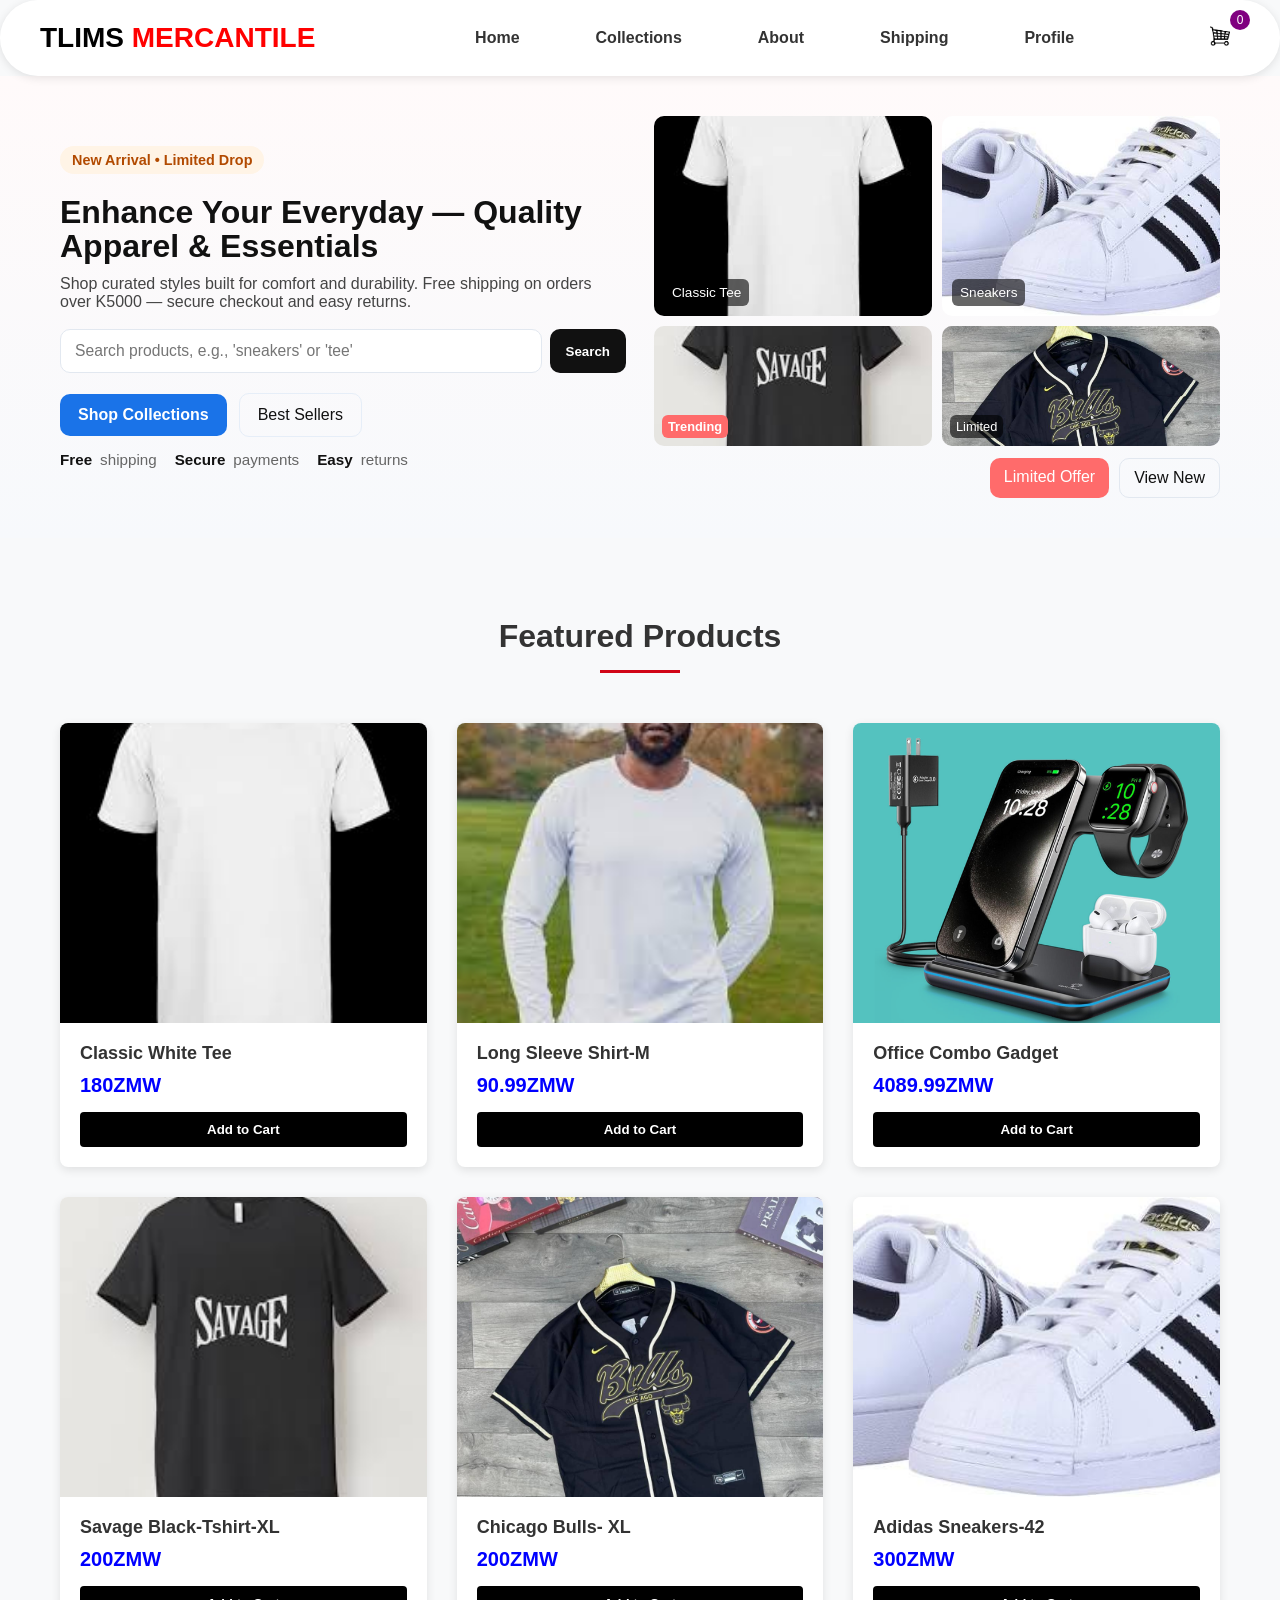
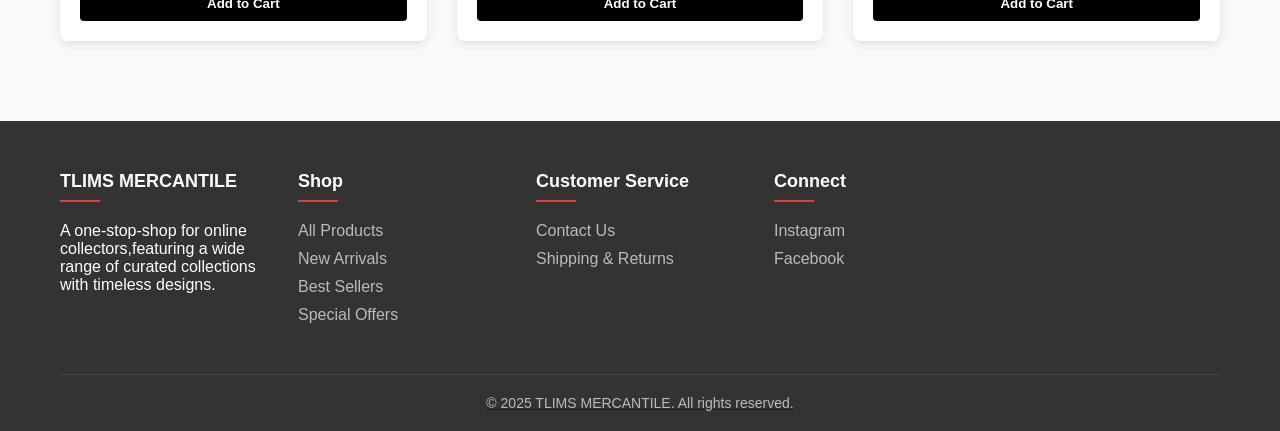
<file: index.html>
<!DOCTYPE html>
<html lang="en">
<head>
    <meta charset="UTF-8">
    <meta name="viewport" content="width=device-width, initial-scale=1.0">
    <title>TLIMS MERCANTILE - Premium Clothing + More</title>
   <link rel="stylesheet" type="text/css" href="stylesheet.css">
</head>
<body>
    <!-- Header -->
    <header>
        <div class="container header-container">
            <a href="index.html" class="logo">TLIMS <span>MERCANTILE</span></a>

            <nav class="main-nav" aria-label="Main Navigation">
                <ul>
                    <li><a href="index.html">Home</a></li>
                    <li><a href="allproducts.html">Collections</a></li>
                    <li><a href="about.html">About</a></li>
                    <li><a href="shipping and returns.html">Shipping</a></li>
                    <li><a href="login.html">Profile</a></li>
                </ul>
            </nav>


                <button class="cart-icon" aria-label="Open cart">
                    <svg width="24" height="24">
                      <image href="images/cart.png" width="20" height="20"/>
                    </svg>
                    <span class="cart-count">0</span>
                </button>

                <button class="menu-toggle" aria-label="Toggle menu" onclick="myFunction()">
                    <span class="hamburger">☰</span>
                </button>
            </div>
        </div>

        <div id="myLinks" class="mobile-nav" aria-hidden="true">
            <a href="index.html">Home</a>
            <a href="allproducts.html">Collections</a>
            <a href="about.html">About</a>
            <a href="shipping and returns.html">Shipping & Returns</a>
            <a href="login.html">Profile</a>
        </div>
    </header>

    <!-- Hero Section -->
    <section class="hero-first" aria-label="Main hero">
        <div class="container">
            <div class="hero-grid">
                <div class="hero-left">
                    <div class="promo">New Arrival • Limited Drop</div>
                    <h1>Enhance Your Everyday — Quality Apparel & Essentials</h1>
                    <p>Shop curated styles built for comfort and durability. Free shipping on orders over K5000 — secure checkout and easy returns.</p>

                    <form action="allproducts.html" method="get" role="search" class="hero-search-form">
                        <input name="q" type="search" placeholder="Search products, e.g., 'sneakers' or 'tee'" aria-label="Search products">
                        <button class="btn" type="submit">Search</button>
                    </form>

                    <div class="hero-cta-buttons">
                        <a href="allproducts.html" class="btn btn-primary">Shop Collections</a>
                        <a href="allproducts.html#best-sellers" class="btn-secondary">Best Sellers</a>
                    </div>

                    <ul class="hero-trust-list">
                        <li><strong>Free</strong> shipping</li>
                        <li><strong>Secure</strong> payments</li>
                        <li><strong>Easy</strong> returns</li>
                    </ul>
                </div>

                <div class="hero-right">
                    <div class="hero-image-grid">
                        <div class="hero-image-item">
                            <img src="images/t-shirt.jpeg" alt="Classic White Tee">
                            <div class="hero-image-label">Classic Tee</div>
                        </div>
                        <div class="hero-image-item">
                            <img src="images/adida sneakers.jpg" alt="Adidas Sneakers">
                            <div class="hero-image-label">Sneakers</div>
                        </div>
                        <div class="hero-image-item">
                            <img src="images/savage black.jpeg" alt="Savage Black T-shirt" class="small">
                            <div class="hero-image-label small trending">Trending</div>
                        </div>
                        <div class="hero-image-item">
                            <img src="images/chicagobulls-xl.jpg" alt="Chicago Bulls Tee" class="small">
                            <div class="hero-image-label small">Limited</div>
                        </div>
                    </div>

                    <div class="hero-bottom-buttons">
                        <a href="allproducts.html" class="btn-offer">Limited Offer</a>
                        <a href="allproducts.html#new" class="btn-view">View New</a>
                    </div>
                </div>
            </div>
        </div>
    </section>

    <!-- Featured Products -->
    <section class="featured">
        <div class="container">
            <h2 class="section-title">Featured Products</h2>
            <div class="products">
                <!-- Product 1 -->
                <div class="product-card">
                    <div class="product-image">
                        <img src="images/t-shirt.jpeg" alt="Classic White Tee">
                    </div>
                    <div class="product-info">
                        <h3 class="product-title">Classic White Tee</h3>
                        <p class="product-price">180ZMW</p>
                        <button class="add-to-cart" data-id="1" data-name="Classic White Tee" data-price="180" data-image="t-shirt">Add to Cart</button>
                    </div>
                </div>
                
                <!-- Product 2 -->
                <div class="product-card">
                    <div class="product-image">
                        <img src="images/long sleeved.jpeg" alt="Long Sleeve Shirt">
                    </div>
                    <div class="product-info">
                        <h3 class="product-title">Long Sleeve Shirt-M</h3>
                        <p class="product-price">90.99ZMW</p>
                        <button class="add-to-cart" data-id="2" data-name="Long Sleeve shirt" data-price="90.99" data-image="long sleeved.jpeg">Add to Cart</button>
                    </div>
                </div>
                
                <!-- Product 3 -->
                <div class="product-card">
                    <div class="product-image">
                        <img src="images/office combo gadget.png" alt="Office Combo Gadget">
                    </div>
                    <div class="product-info">
                        <h3 class="product-title">Office Combo Gadget</h3>
                        <p class="product-price">4089.99ZMW</p>
                        <button class="add-to-cart" data-id="3" data-name="Office Combo Gadget" data-price="4089.99" data-image="office combo gadget.png">Add to Cart</button>
                    </div>
                </div>
                
                <!-- Product 4 -->
                <div class="product-card">
                    <div class="product-image">
                        <img src="images/savage black.jpeg" alt="Savage Black-Tshirt ">
                    </div>
                    <div class="product-info">
                        <h3 class="product-title">Savage Black-Tshirt-XL</h3>
                        <p class="product-price">200ZMW</p>
                        <button class="add-to-cart" data-id="4" data-name="Savage Black-Tshirt" data-price="200ZMW" data-image="savage black">Add to Cart</button>
                    </div>
                </div>     
                <!-- Product 5 -->
                <div class="product-card">
                    <div class="product-image">
                        <img src="images/chicagobulls-xl.jpg" alt="Chicago Bulls- XL">
                    </div>
                    <div class="product-info">
                        <h3 class="product-title">Chicago Bulls- XL</h3>
                        <p class="product-price">200ZMW</p>
                        <button class="add-to-cart" data-id="5" data-name="Chicago Bulls- XL" data-price="200ZMW" data-image="chicagobulls-xl">Add to Cart</button>
                    </div>
                </div>
                <!-- Product 6 -->
                <div class="product-card">
                    <div class="product-image">
                        <img src="images/adida sneakers.jpg" alt="Adidas Sneakers">   
                    </div>
                    <div class="product-info">
                        <h3 class="product-title">Adidas Sneakers-42</h3>
                        <p class="product-price">300ZMW</p>
                        <button class="add-to-cart" data-id="6" data-name="Adidas Sneakers" data-price="300" data-image="adidas sneakers.jpg">Add to Cart</button>
                    </div>
                </div>

            </div>
        </div>
    </section>

    <!-- Footer -->
    <footer>
        <div class="container">
            <div class="footer-content">
                <div class="footer-column">
                    <h3>TLIMS MERCANTILE</h3>
                    <p>A one-stop-shop for online collectors,featuring a wide range of curated collections with timeless designs.</p>
                </div>
                <div class="footer-column">
                    <h3>Shop</h3>
                    <ul>
                        <li><a href="allproducts.html">All Products</a></li>
                        <li><a href="#">New Arrivals</a></li>
                        <li><a href="#">Best Sellers</a></li>
                        <li><a href="#">Special Offers</a></li>
                    </ul>
                </div>
                <div class="footer-column">
                    <h3>Customer Service</h3>
                    <ul>
                        <li><a href="contact.html">Contact Us</a></li>
                        <li><a href="shipping and returns.html">Shipping & Returns</a></li>
                    </ul>
                </div>
                <div class="footer-column">
                    <h3>Connect</h3>
                    <ul>
                        <li><a href="#">Instagram</li>
                        <li><a href="#">Facebook</li>
                    </ul>
                </div>
            </div>
            <div class="copyright">
                <p>&copy; 2025 TLIMS MERCANTILE. All rights reserved.</p>
            </div>
        </div>
    </footer>

    <!-- Shopping Cart Sidebar -->
    <div class="cart-sidebar">
        <div class="cart-header">
            <h3>Your Cart</h3>
            <button class="close-cart">&times;</button>
        </div>
        <div class="cart-items">
            <!-- Cart items will be added here dynamically -->
        </div>
        <div class="cart-total">
            Total: K<span class="total-amount">0.00</span>
        </div>
        
        <a id="checkout-button" href="checkout.html" class="btn checkout-button">Proceed to Checkout</a>
    </div>
    <div class="overlay"></div>
    <script src="script.js"></script>
</body>
</html>
</file>
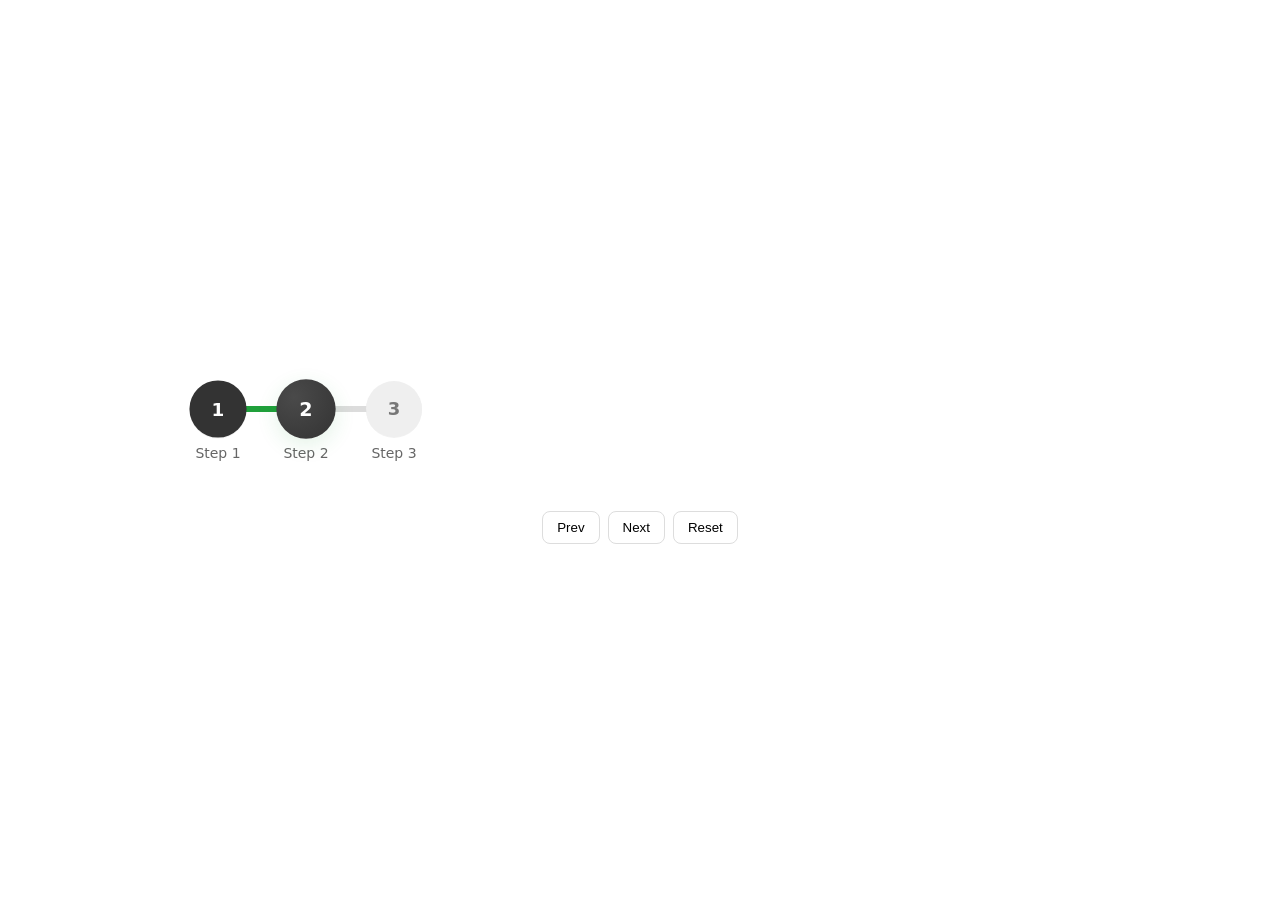
<file: stepper_project/index.html>
<!doctype html>
<html lang="en">
<head>
<meta charset="utf-8" />
<meta name="viewport" content="width=device-width,initial-scale=1" />
<title>3-step Stepper</title>
<style>
  :root{
    --size: 56px;
    --line-height: 6px;
    --accent: #20a03b;
    --muted: #dcdcdc;
    --circle-bg: #333333;
    --inactive-circle-bg: #efefef;
    --text-color: white;
    --gap: 32px;
  }
  body{
    font-family: system-ui, -apple-system, "Segoe UI", Roboto, "Helvetica Neue", Arial;
    display: flex;
    align-items: center;
    justify-content: center;
    height: 100vh;
    margin: 0;
    background: #fff;
  }
  .stepper {
    display: flex;
    align-items: center;
    gap: var(--gap);
    padding: 24px;
    max-width: 900px;
    width: 90%;
  }
  .step {
    position: relative;
    display: flex;
    align-items: center;
    flex-direction: column;
    width: calc(var(--size));
    flex: 0 0 auto;
  }
  .circle {
    width: var(--size);
    height: var(--size);
    border-radius: 50%;
    display: grid;
    place-items: center;
    font-weight: 700;
    color: var(--text-color);
    background: var(--inactive-circle-bg);
    box-shadow: 0 1px 0 rgba(0,0,0,0.06);
    z-index: 2;
    transition: transform .25s ease, background .25s ease, color .25s ease;
    font-size: 18px;
  }
  .step::before, .step::after{
    content: "";
    position: absolute;
    top: calc(var(--size) / 2 - var(--line-height) / 2);
    height: var(--line-height);
    width: calc( (var(--gap) + var(--size) ) / 2 );
    background: var(--muted);
    z-index: 1;
    transition: background .25s ease;
  }
  .step::before{
    left: calc( -1 * ( (var(--gap) + var(--size)) / 2 ) );
  }
  .step::after{
    right: calc( -1 * ( (var(--gap) + var(--size)) / 2 ) );
  }
  .step:first-child::before{ display: none; }
  .step:last-child::after{ display: none; }
  .step.completed .circle{
    background: var(--circle-bg);
    color: var(--text-color);
    transform: scale(1.02);
  }
  .step.completed::after{ background: var(--accent); }
  .step.completed + .step::before{ background: var(--accent); }
  .step.active .circle{
    background: radial-gradient(circle at 30% 30%, #4a4a4a 0%, var(--circle-bg) 100%);
    transform: scale(1.06);
    box-shadow: 0 6px 20px rgba(32, 160, 59, 0.12);
  }
  .step.pending .circle{
    background: var(--inactive-circle-bg);
    color: #777;
  }
  .label{
    margin-top: 8px;
    font-size: 14px;
    color: #666;
    text-align: center;
    width: 100px;
  }
  .controls{
    margin-top: 26px;
    display:flex;
    gap: 8px;
    justify-content:center;
  }
  button{
    padding: 8px 14px;
    border-radius: 8px;
    border: 1px solid #ddd;
    background: white;
    cursor: pointer;
  }
  button:active{ transform: translateY(1px); }
  @media (max-width:520px){
    :root{ --size:48px; --gap: 20px; }
    .label{ width: 70px; font-size: 12px; }
  }
</style>
</head>
<body>
<div style="width:100%; display:flex; flex-direction:column; align-items:center;">
  <nav class="stepper" aria-label="Progress">
    <div class="step" data-step="1" role="listitem" aria-current="false">
      <div class="circle">1</div>
      <div class="label">Step 1</div>
    </div>
    <div class="step" data-step="2" role="listitem" aria-current="false">
      <div class="circle">2</div>
      <div class="label">Step 2</div>
    </div>
    <div class="step" data-step="3" role="listitem" aria-current="false">
      <div class="circle">3</div>
      <div class="label">Step 3</div>
    </div>
  </nav>
  <div class="controls" aria-hidden="false">
    <button id="prevBtn">Prev</button>
    <button id="nextBtn">Next</button>
    <button id="resetBtn">Reset</button>
  </div>
</div>
<script>
  const steps = Array.from(document.querySelectorAll('.step'));
  let current = 2;
  function setStep(n){
    if (n < 1) n = 1;
    if (n > steps.length) n = steps.length;
    current = n;
    steps.forEach((el, idx) => {
      const stepNum = idx + 1;
      el.classList.remove('completed','active','pending');
      el.setAttribute('aria-current','false');
      if (stepNum < current){
        el.classList.add('completed');
      } else if (stepNum === current){
        el.classList.add('active');
        el.setAttribute('aria-current','step');
      } else {
        el.classList.add('pending');
      }
    });
  }
  setStep(current);
  document.getElementById('prevBtn').addEventListener('click', () => setStep(current - 1));
  document.getElementById('nextBtn').addEventListener('click', () => setStep(current + 1));
  document.getElementById('resetBtn').addEventListener('click', () => setStep(1));
  window.setStepper = setStep;
</script>
</body>
</html>
</file>
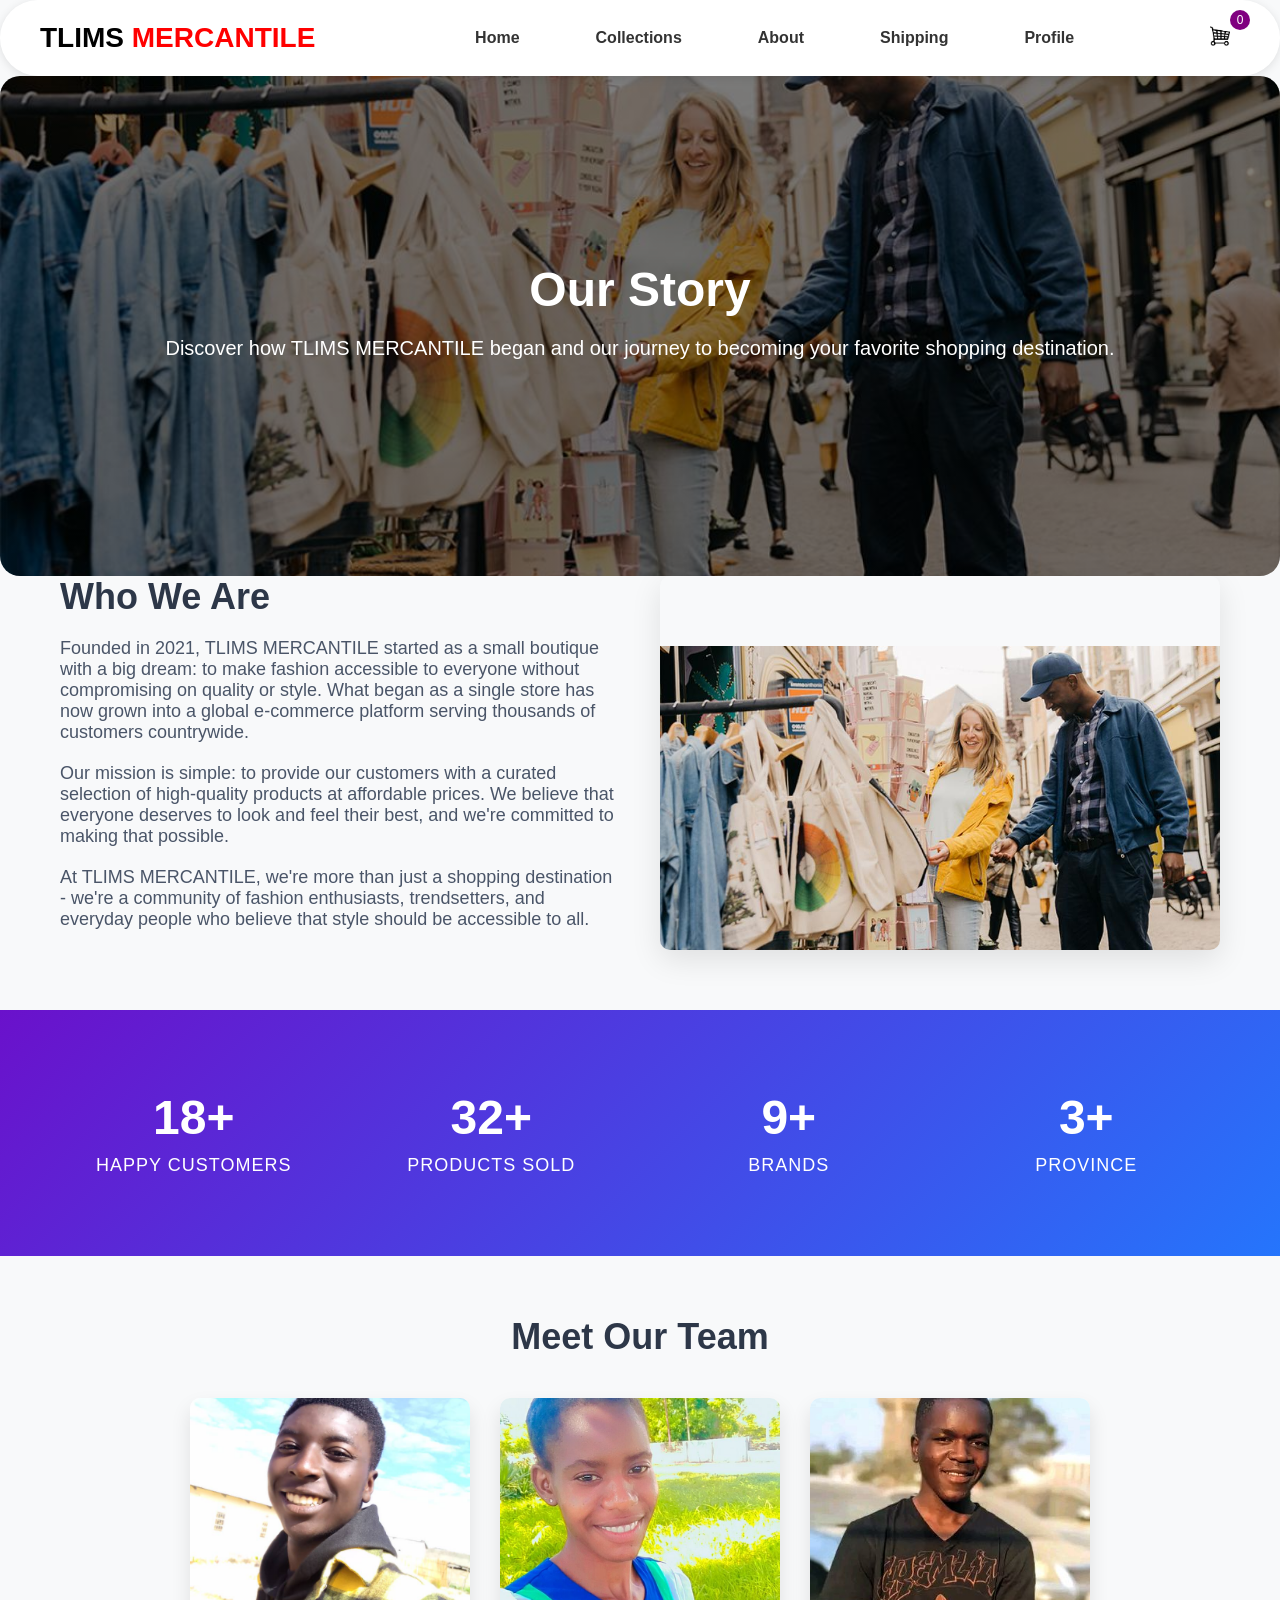
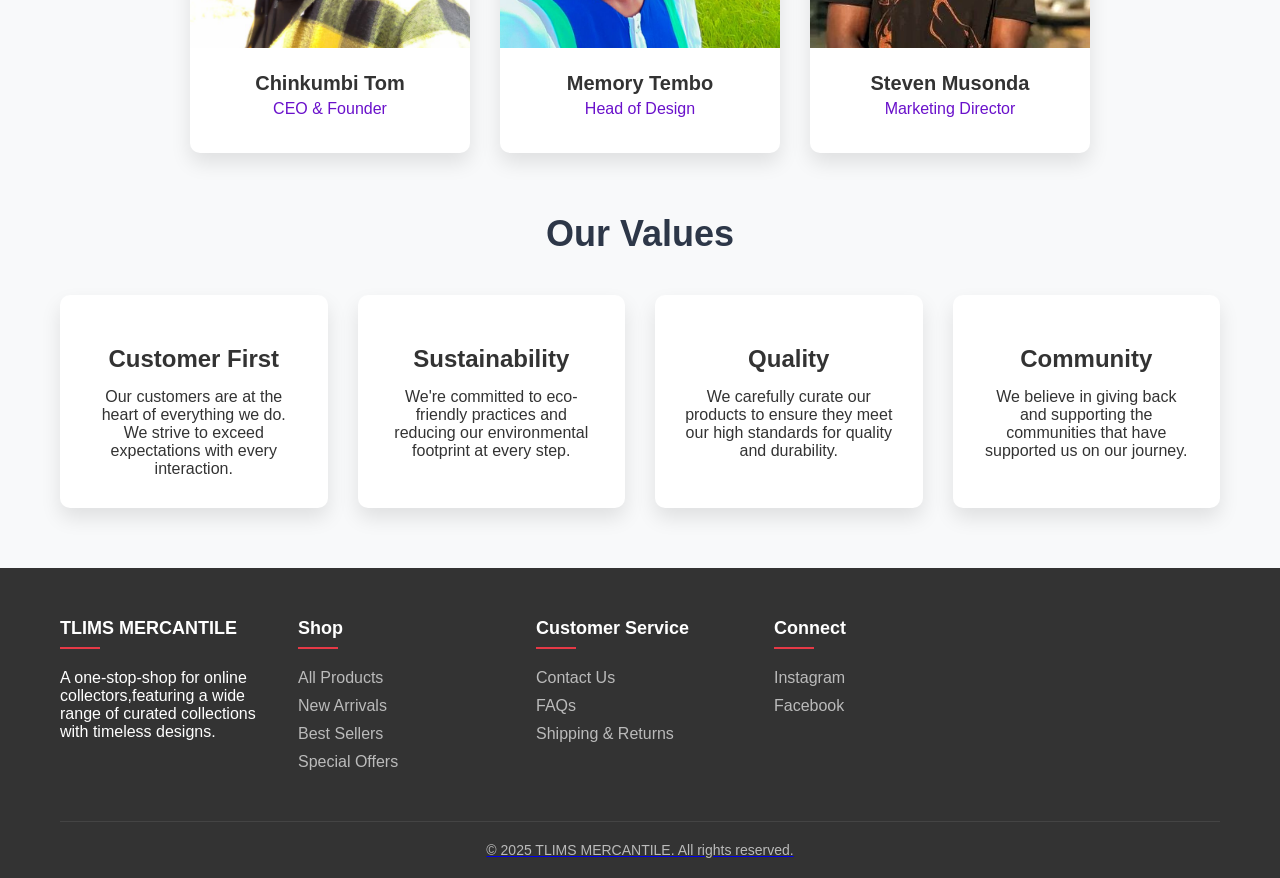
<file: about.html>
<!DOCTYPE html>
<html lang="en">
<head>
    <meta charset="UTF-8">
    <meta name="viewport" content="width=device-width, initial-scale=1.0">
    <title>About Us - TLIMS MERCANTILE</title>
    <link rel="stylesheet" type="text/css" href="stylesheet.css">
    
</head>
<body>
    <!-- Header -->
    <header>
        <div class="container header-container">
            <a href="index.html" class="logo">TLIMS <span>MERCANTILE</span></a>

            <nav class="main-nav" aria-label="Main Navigation">
                <ul>
                    <li><a href="index.html">Home</a></li>
                    <li><a href="allproducts.html">Collections</a></li>
                    <li><a href="about.html">About</a></li>
                    <li><a href="shipping and returns.html">Shipping</a></li>
                    <li><a href="login.html">Profile</a></li>
                </ul>
            </nav>


                <button class="cart-icon" aria-label="Open cart">
                    <svg width="24" height="24">
                      <image href="images/cart.png" width="20" height="20"/>
                    </svg>
                    <span class="cart-count">0</span>
                </button>

                <button class="menu-toggle" aria-label="Toggle menu" onclick="myFunction()">
                    <span class="hamburger">☰</span>
                </button>
            </div>
        </div>

        <div id="myLinks" class="mobile-nav" aria-hidden="true">
            <a href="index.html">Home</a>
            <a href="allproducts.html">Collections</a>
            <a href="about.html">About</a>
            <a href="shipping and returns.html">Shipping & Returns</a>
            <a href="login.html">Profile</a>
        </div>
    </header>

    <!-- Hero Section -->
    <section class="hero">
        <div class="container">
            <h1>Our Story</h1>
            <p>Discover how TLIMS MERCANTILE began and our journey to becoming your favorite shopping destination.</p>
        </div>
    </section>

    <!-- About Content -->
    <section class="container about-content">
        <div class="about-text">
            <h2>Who We Are</h2>
            <p>Founded in 2021, TLIMS MERCANTILE started as a small boutique with a big dream: to make fashion accessible to everyone without compromising on quality or style. What began as a single store has now grown into a global e-commerce platform serving thousands of customers countrywide.</p>
            <p>Our mission is simple: to provide our customers with a curated selection of high-quality products at affordable prices. We believe that everyone deserves to look and feel their best, and we're committed to making that possible.</p>
            <p>At TLIMS MERCANTILE, we're more than just a shopping destination - we're a community of fashion enthusiasts, trendsetters, and everyday people who believe that style should be accessible to all.</p>
        </div>
        <div class="about-image">
            <img src="images/shopping.png.jpg" alt="Our store">
        </div>
    </section>

    <!-- Stats Section -->
    <section class="stats">
        <div class="container stats-container">
            <div class="stat-item">
                <div class="stat-number">28K+</div>
                <div class="stat-label">Happy Customers</div>
            </div>
            <div class="stat-item">
                <div class="stat-number">50+</div>
                <div class="stat-label">Products Sold</div>
            </div>
            <div class="stat-item">
                <div class="stat-number">14+</div>
                <div class="stat-label">Brands</div>
            </div>
            <div class="stat-item">
                <div class="stat-number">5</div>
                <div class="stat-label">Province</div>
            </div>
        </div>
    </section>

    <!-- Team Section -->
    <section class="container team">
        <h2>Meet Our Team</h2>
        <div class="team-container">
            <div class="team-member">
                <img src="images/CHINKUMBI TOM.png" alt="Team Member">
                <div class="member-info">
                    <h3>Chinkumbi Tom</h3>
                    <p>CEO & Founder</p>
                    <div class="social-links">
                        <a href="#"><i class="fab fa-twitter"></i></a>
                        <a href="#"><i class="fab fa-instagram"></i></a>
                    </div>
                </div>
            </div>
            <div class="team-member">
                <img src="images/Memory Tembo.jpg" alt="Team Member">
                <div class="member-info">
                    <h3>Memory Tembo</h3>
                    <p>Head of Design</p>
                    <div class="social-links">
                        <a href="#"><i class="fab fa-twitter"></i></a>
                        <a href="#"><i class="fab fa-instagram"></i></a>
                    </div>
                </div>
            </div>
            <div class="team-member">
                <img src="images/Steven.jpg" alt="Team Member">
                <div class="member-info">
                    <h3>Steven Musonda</h3>
                    <p>Marketing Director</p>
                    <div class="social-links"
                        <a href="#"><i class="fab fa-twitter"></i></a>
                        <a href="#"><i class="fab fa-instagram"></i></a>
                    </div>
                </div>
            </div>
        </div>
    </section>

    <!-- Values Section -->
    <section class="container values">
        <h2>Our Values</h2>
        <div class="values-container">
            <div class="value-item">
                <div class="value-icon">
                    <i class="fas fa-heart"></i>
                </div>
                <h3>Customer First</h3>
                <p>Our customers are at the heart of everything we do. We strive to exceed expectations with every interaction.</p>
            </div>
            <div class="value-item">
                <div class="value-icon">
                    <i class="fas fa-leaf"></i>
                </div>
                <h3>Sustainability</h3>
                <p>We're committed to eco-friendly practices and reducing our environmental footprint at every step.</p>
            </div>
            <div class="value-item">
                <div class="value-icon">
                    <i class="fas fa-medal"></i>
                </div>
                <h3>Quality</h3>
                <p>We carefully curate our products to ensure they meet our high standards for quality and durability.</p>
            </div>
            <div class="value-item">
                <div class="value-icon">
                    <i class="fas fa-hand-holding-heart"></i>
                </div>
                <h3>Community</h3>
                <p>We believe in giving back and supporting the communities that have supported us on our journey.</p>
            </div>
        </div>
    </section>

    <!-- Footer -->
     <footer>
        <div class="container">
            <div class="footer-content">
                <div class="footer-column">
                    <h3>TLIMS MERCANTILE</h3>
                    <p>A one-stop-shop for online collectors,featuring a wide range of curated collections with timeless designs.</p>
                </div>
                <div class="footer-column">
                    <h3>Shop</h3>
                    <ul>
                        <li><a href="allproducts.html">All Products</a></li>
                        <li><a href="#">New Arrivals</a></li>
                        <li><a href="#">Best Sellers</a></li>
                        <li><a href="#">Special Offers</a></li>
                    </ul>
                </div>
                <div class="footer-column">
                    <h3>Customer Service</h3>
                    <ul>
                        <li><a href="#">Contact Us</a></li>
                        <li><a href="#">FAQs</a></li>
                        <li><a href="shipping and returns.html">Shipping & Returns</a></li>
                        
                </div>
                <div class="footer-column">
                    <h3>Connect</h3>
                    <ul>
                        <li><a href="#">Instagram</li>
                        <li><a href="#">Facebook</li>
                    </ul>
                </div>
            </div>
            <div class="copyright">
                <p>&copy; 2025 TLIMS MERCANTILE. All rights reserved.</p>
            </div>
        </div>
    </footer>
    <div class="overlay"></div>
    <script src="script.js"></script>
</body>
</html>
</file>
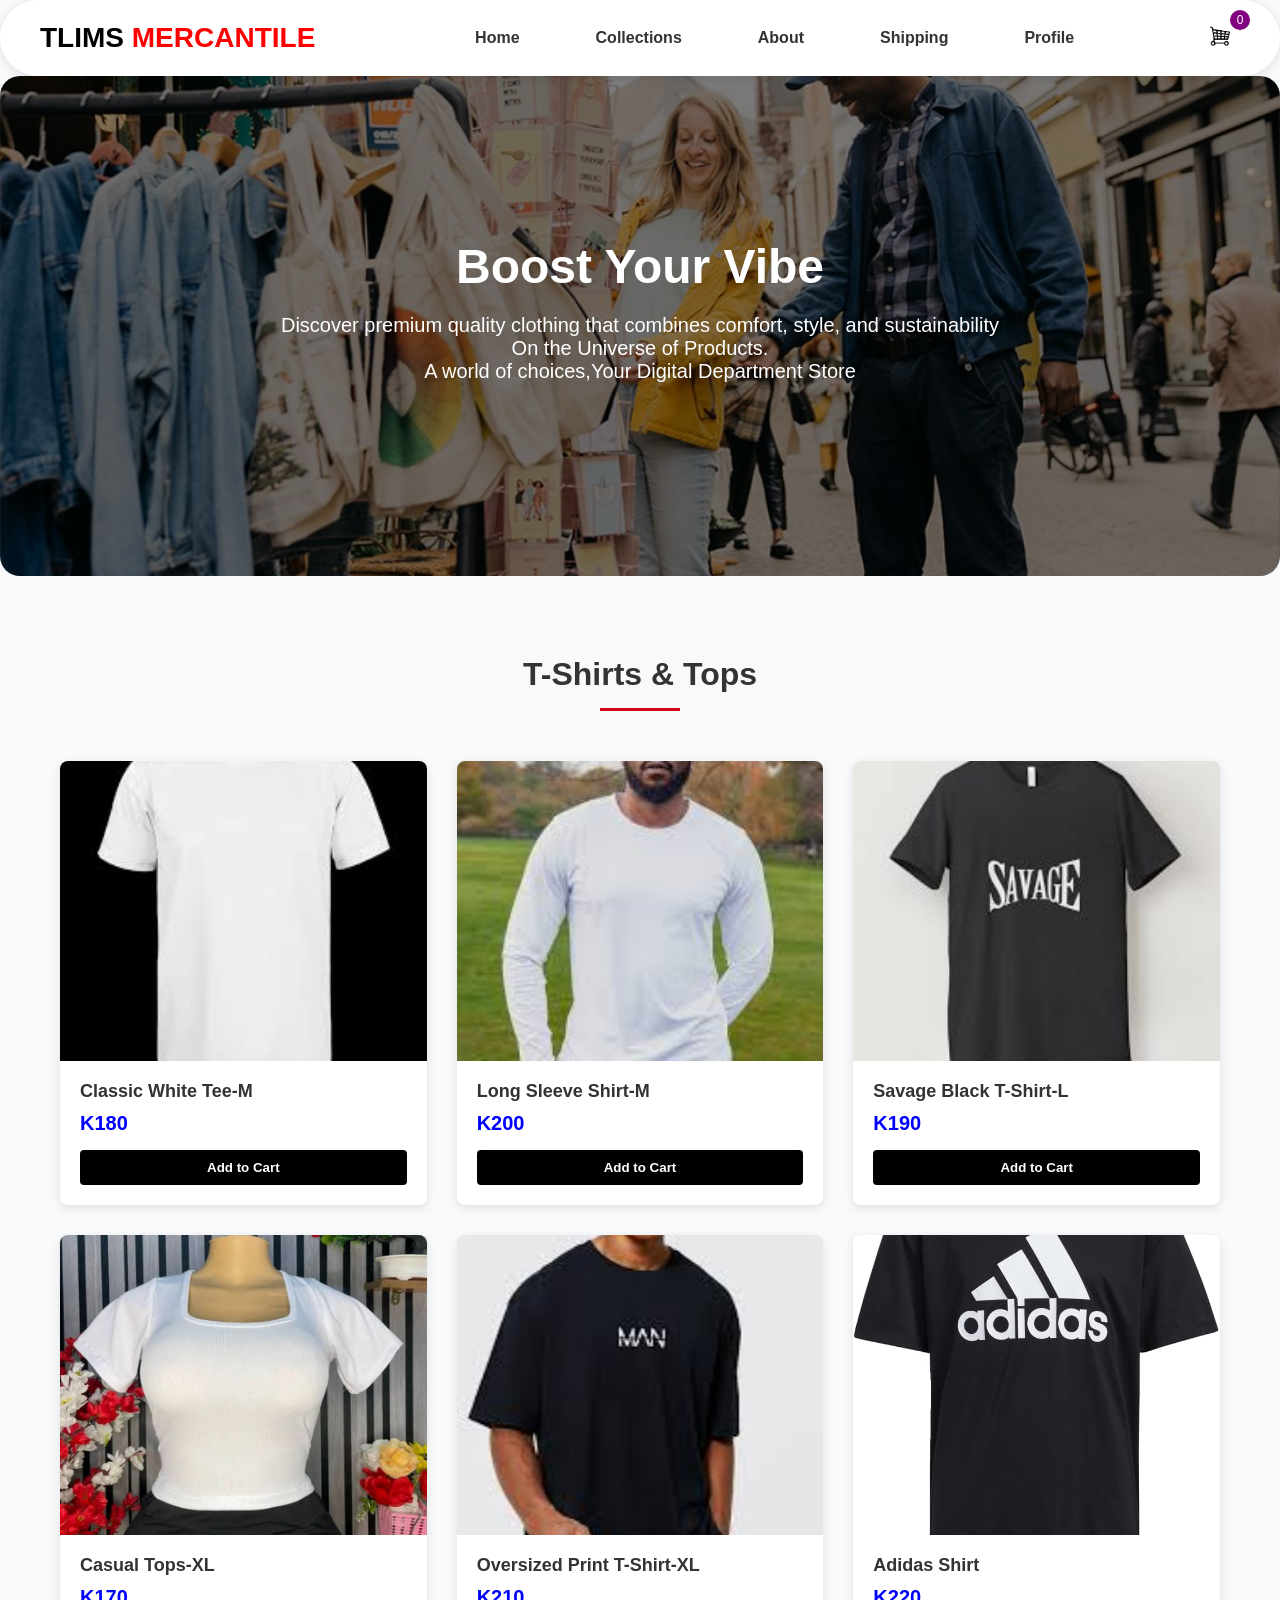
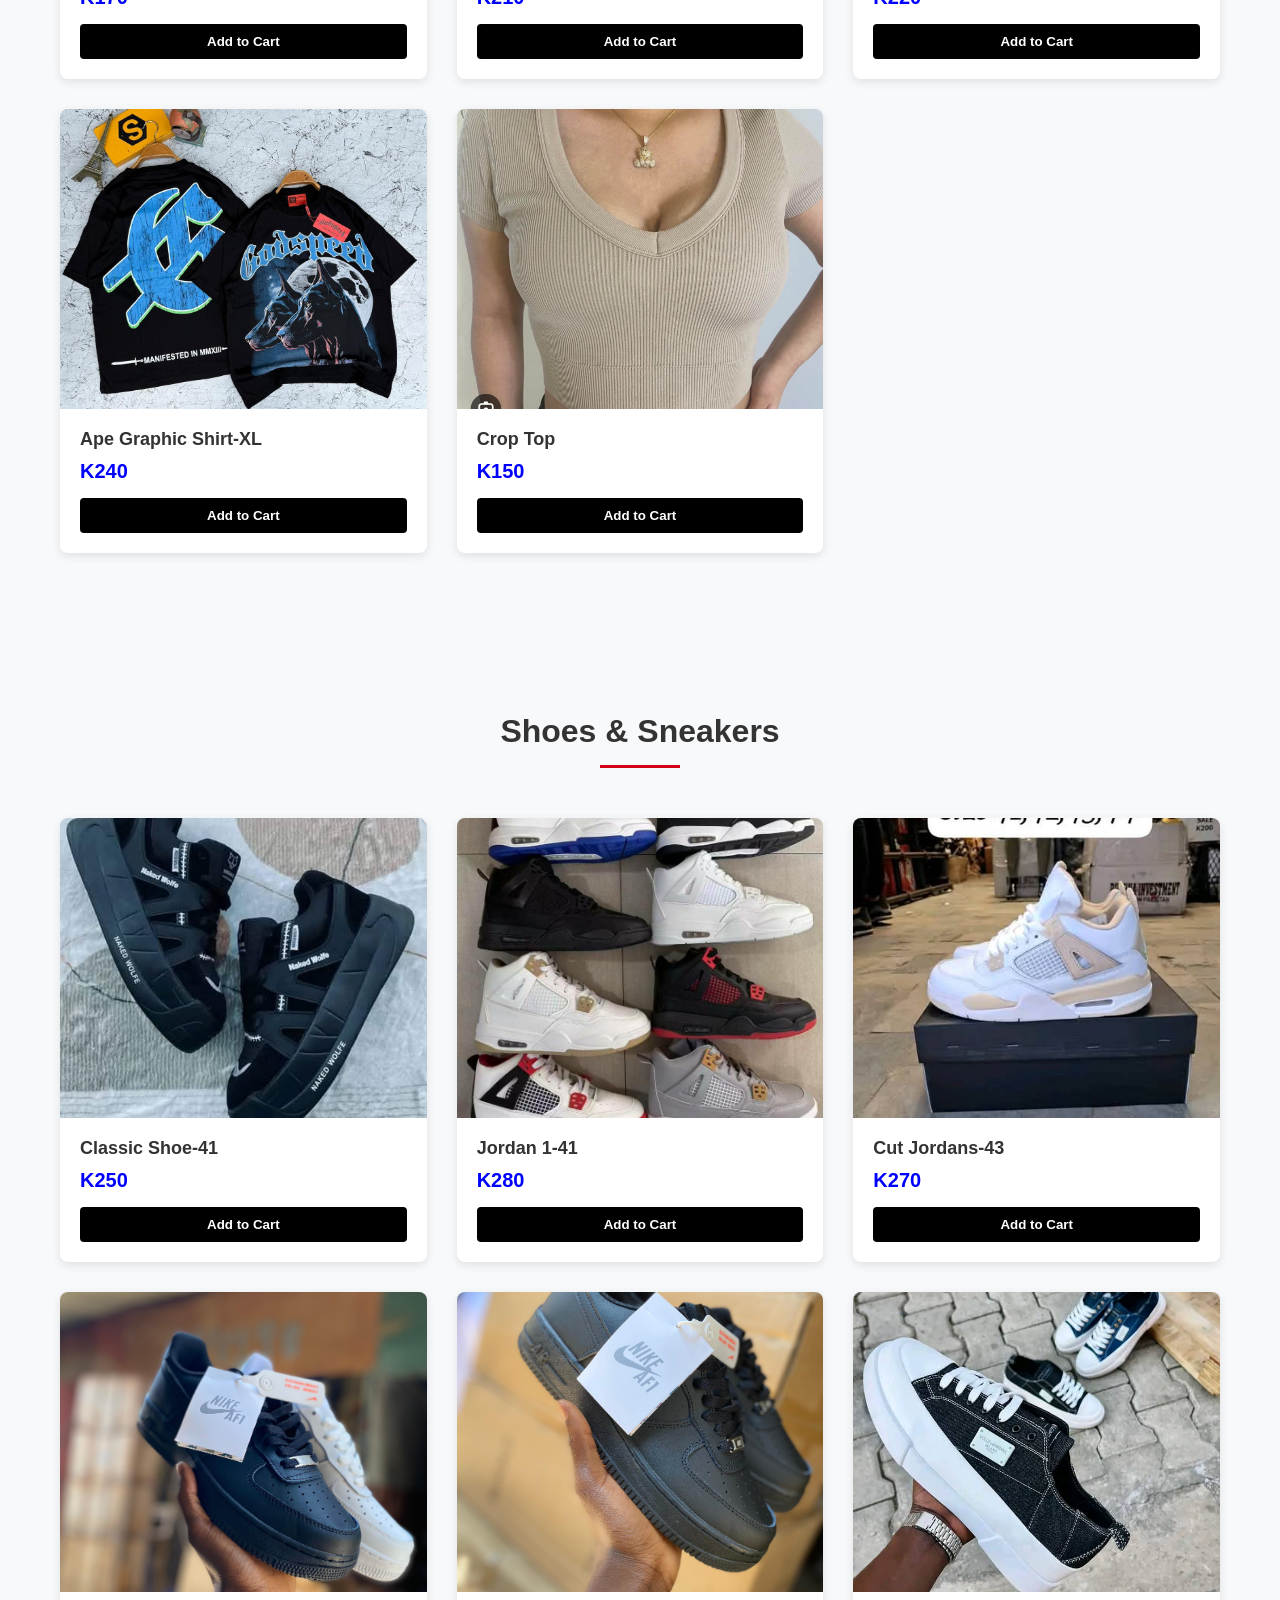
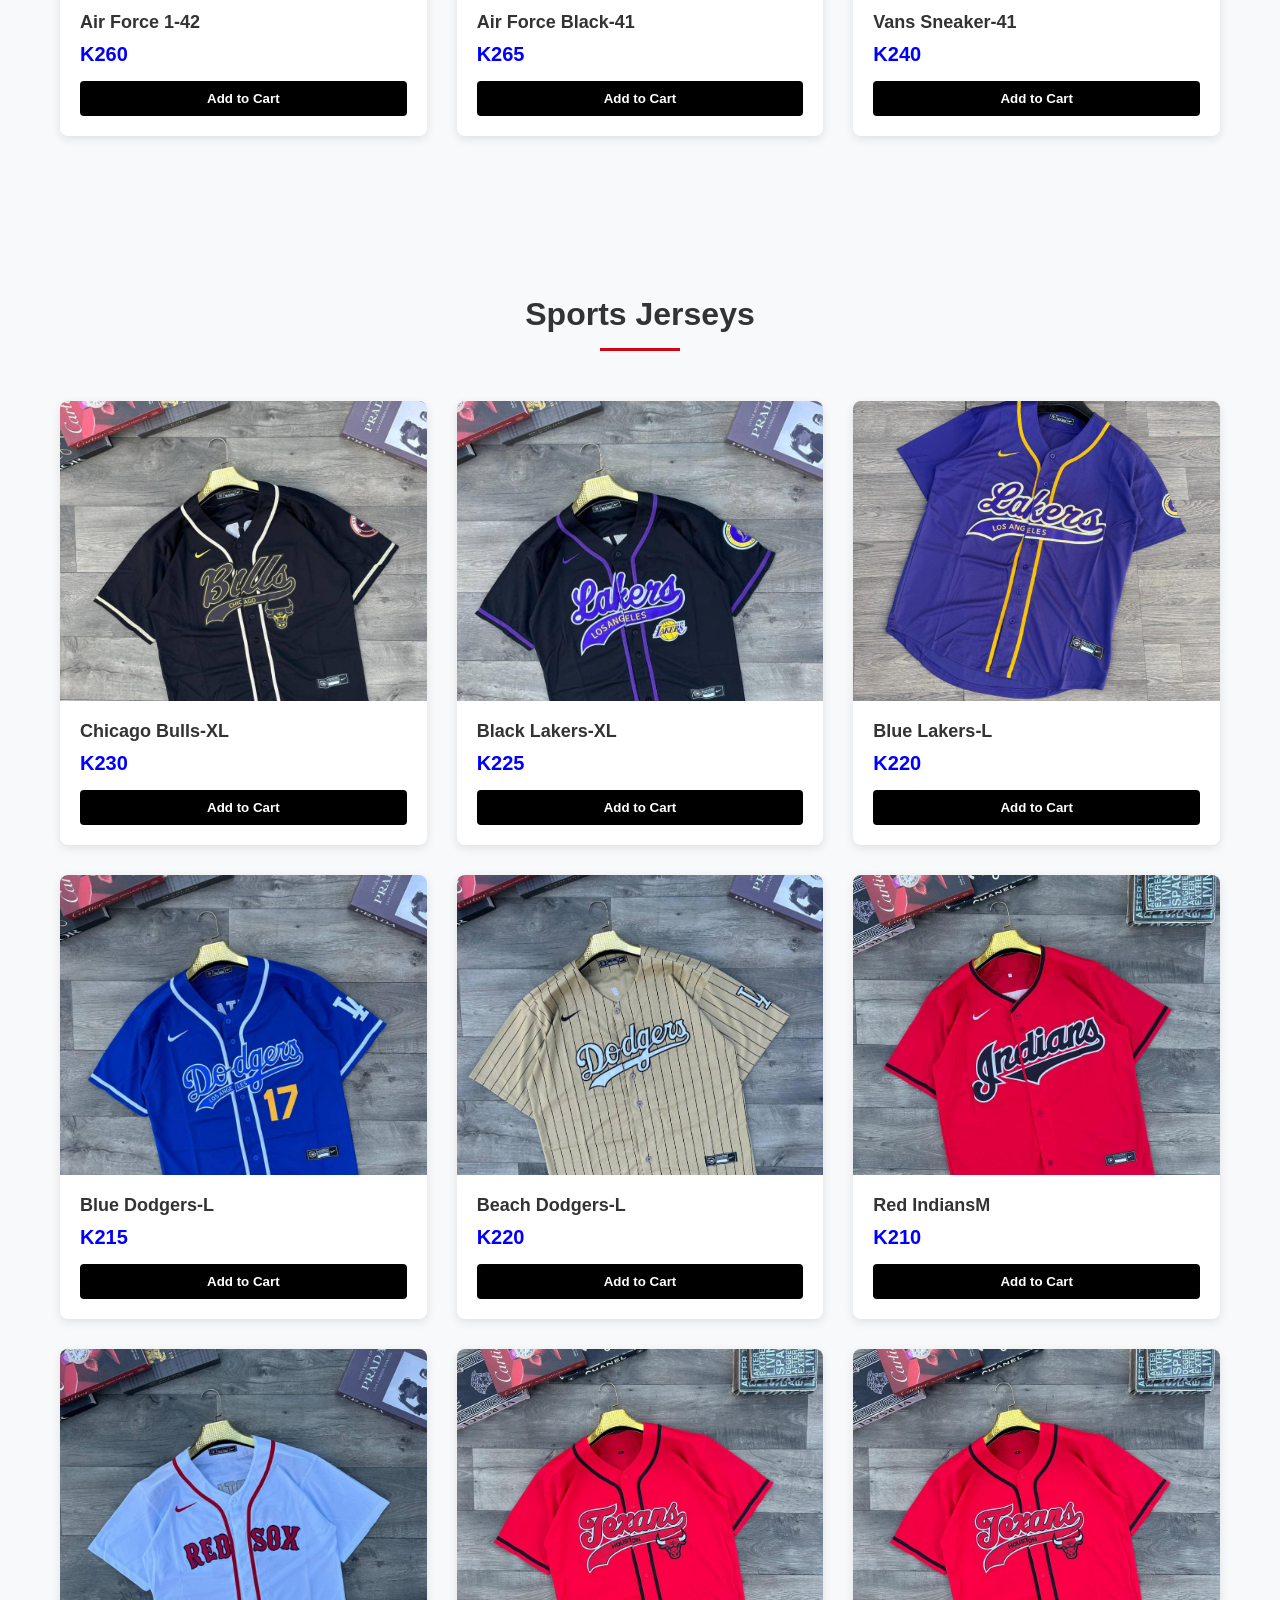
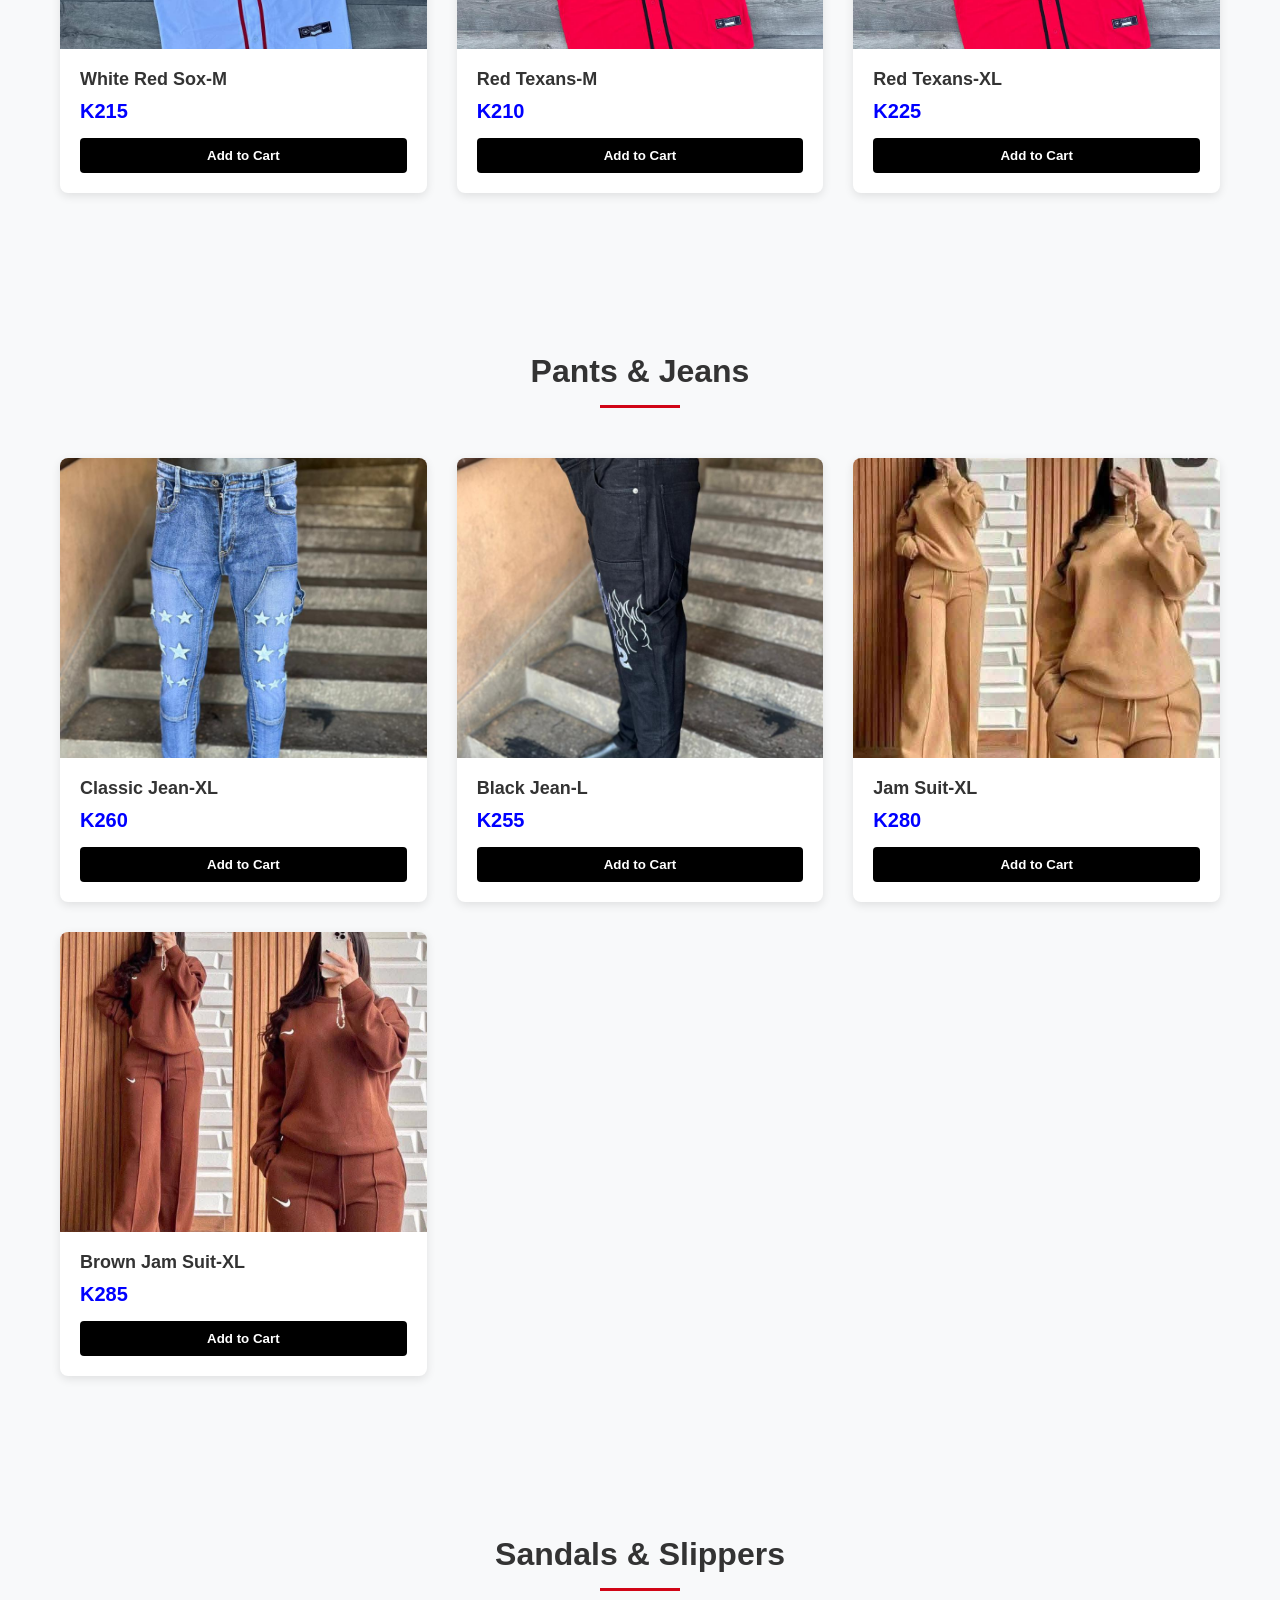
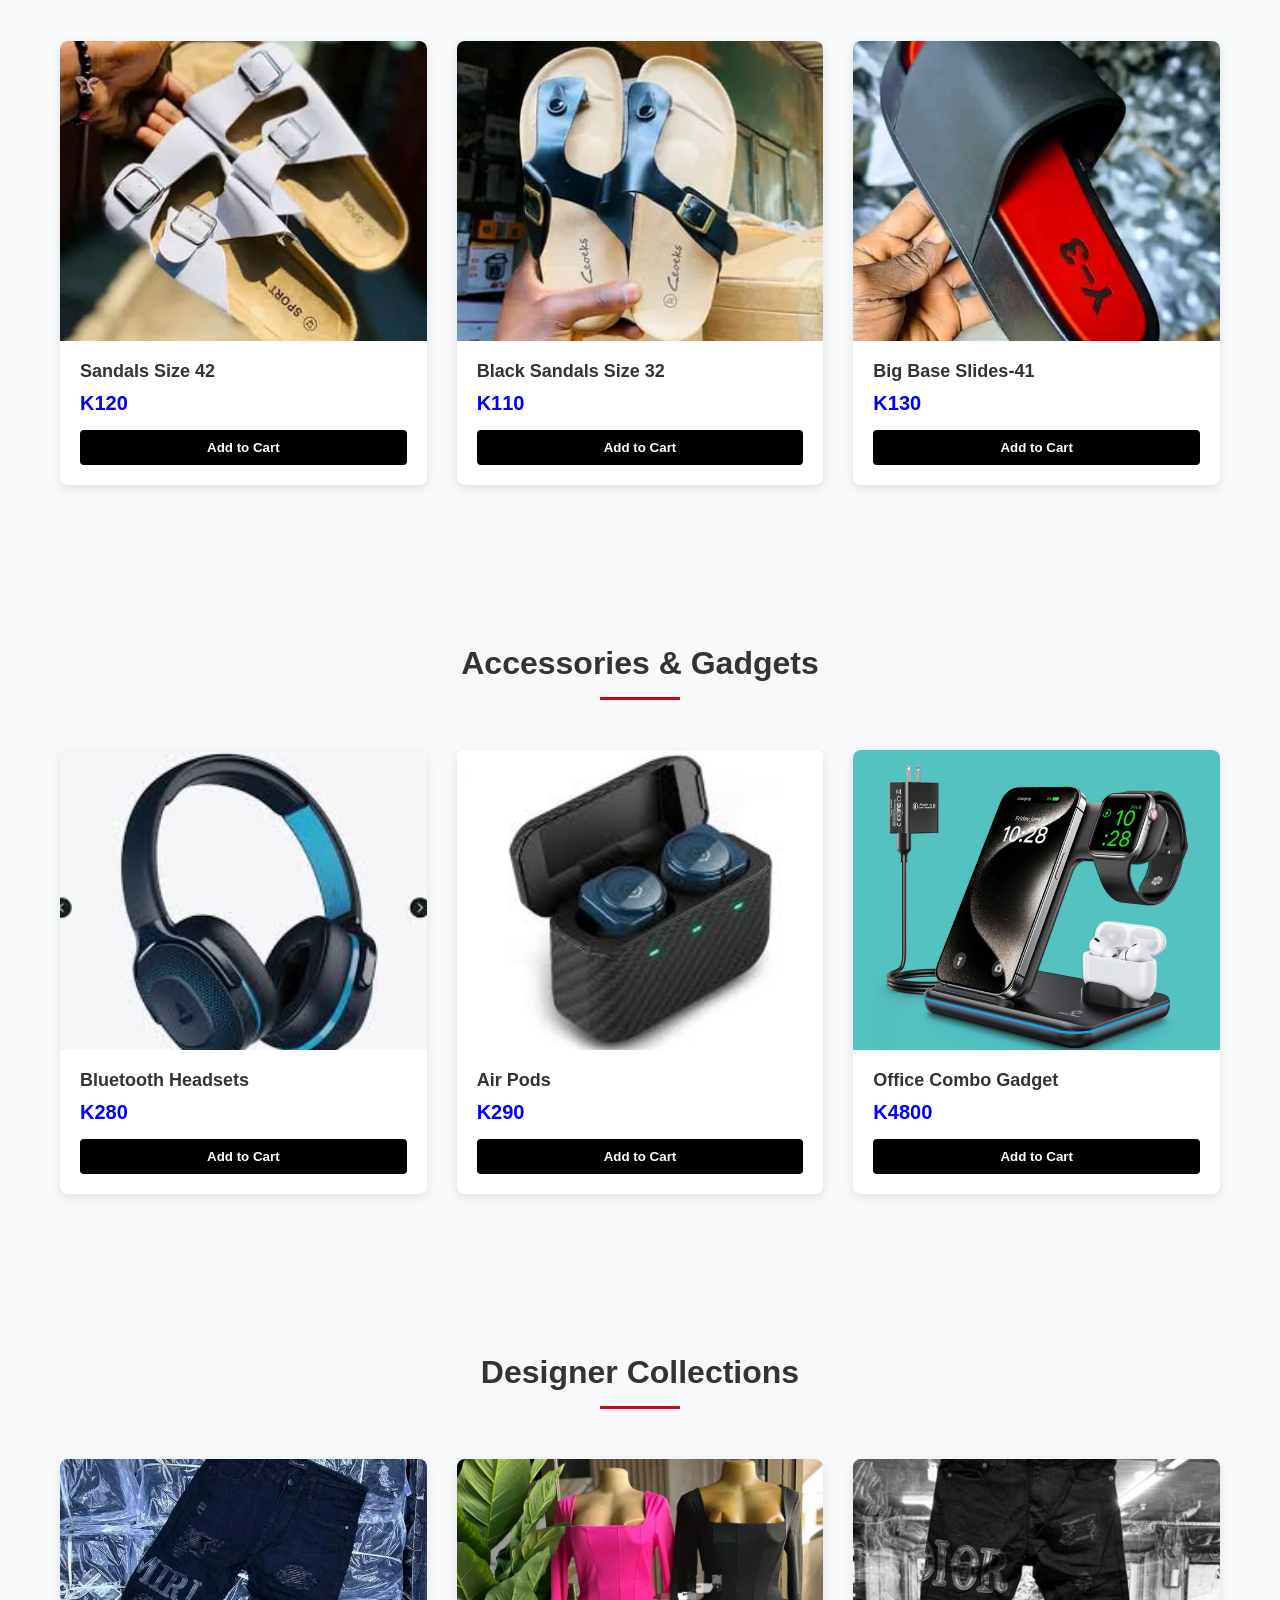
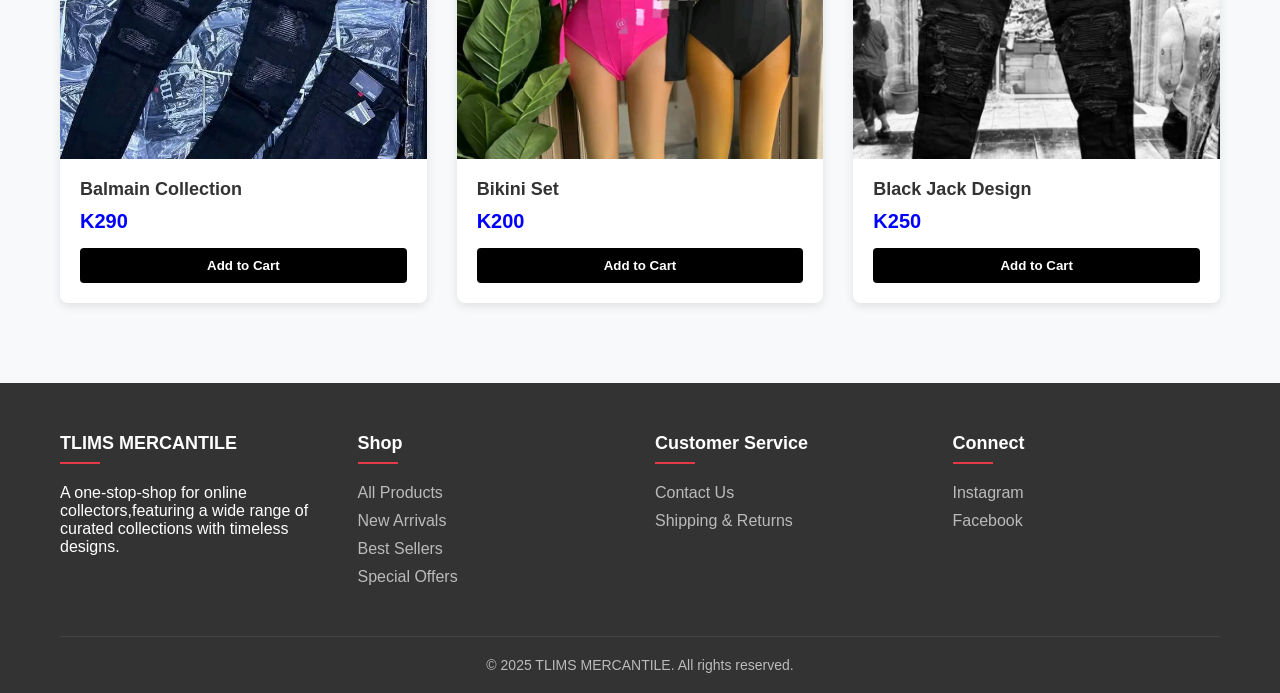
<file: allproducts.html>
<!DOCTYPE html>
<html lang="en">
<head>
    <meta charset="UTF-8">
    <meta name="viewport" content="width=device-width, initial-scale=1.0">
    <title>Collections</title>
   <link rel="stylesheet" type="text/css" href="stylesheet.css">
</head>
<body>
    <!-- Header -->
    <header>
        <div class="container header-container">
            <a href="index.html" class="logo">TLIMS <span>MERCANTILE</span></a>

            <nav class="main-nav" aria-label="Main Navigation">
                <ul>
                    <li><a href="index.html">Home</a></li>
                    <li><a href="allproducts.html">Collections</a></li>
                    <li><a href="about.html">About</a></li>
                    <li><a href="shipping and returns.html">Shipping</a></li>
                    <li><a href="login.html">Profile</a></li>
                </ul>
            </nav>


                <button class="cart-icon" aria-label="Open cart">
                    <svg width="24" height="24">
                      <image href="images/cart.png" width="20" height="20"/>
                    </svg>
                    <span class="cart-count">0</span>
                </button>

                <button class="menu-toggle" aria-label="Toggle menu" onclick="myFunction()">
                    <span class="hamburger">☰</span>
                </button>
            </div>
        </div>

        <div id="myLinks" class="mobile-nav" aria-hidden="true">
            <a href="index.html">Home</a>
            <a href="allproducts.html">Collections</a>
            <a href="about.html">About</a>
            <a href="shipping and returns.html">Shipping & Returns</a>
            <a href="login.html">Profile</a>
        </div>
    </header>

    <!-- Hero Section -->
    <section class="hero">
        <div class="container hero-content">
            <h1>Boost Your Vibe</h1>
            <p>Discover premium quality clothing that combines comfort, style, and sustainability<br>On the Universe of Products.
            <br>A world of choices,Your Digital Department Store</p>           
        </div>
    </section>

    <!-- Featured Products -->
    <section class="featured">
        <div class="container">
            <h2 class="section-title">T-Shirts & Tops</h2>
            <div class="products">
                <div class="product-card">
                    <div class="product-image"><img src="images/t-shirt.jpeg" alt="Classic White Tee"></div>
                    <div class="product-info">
                        <h3 class="product-title">Classic White Tee-M</h3>
                        <p class="product-price">K180</p>
                        <button class="add-to-cart" data-id="1" data-name="Classic White Tee" data-price="180" data-image="t-shirt.jpeg">Add to Cart</button>
                    </div>
                </div>
                <div class="product-card">
                    <div class="product-image"><img src="images/long sleeved.jpeg" alt="Long Sleeve Shirt"></div>
                    <div class="product-info">
                        <h3 class="product-title">Long Sleeve Shirt-M</h3>
                        <p class="product-price">K200</p>
                        <button class="add-to-cart" data-id="2" data-name="Long Sleeve Shirt" data-price="200" data-image="long sleeved.jpeg">Add to Cart</button>
                    </div>
                </div>
                <div class="product-card">
                    <div class="product-image"><img src="images/savage black.jpeg" alt="Savage Black T-Shirt"></div>
                    <div class="product-info">
                        <h3 class="product-title">Savage Black T-Shirt-L</h3>
                        <p class="product-price">K190</p>
                        <button class="add-to-cart" data-id="3" data-name="Savage Black T-Shirt" data-price="190" data-image="savage black.jpeg">Add to Cart</button>
                    </div>
                </div>
                <div class="product-card">
                    <div class="product-image"><img src="images/tops.jpg" alt="Casual Tops"></div>
                    <div class="product-info">
                        <h3 class="product-title">Casual Tops-XL</h3>
                        <p class="product-price">K170</p>
                        <button class="add-to-cart" data-id="4" data-name="Casual Tops" data-price="170" data-image="tops.jpg">Add to Cart</button>
                    </div>
                </div>
                <div class="product-card">
                    <div class="product-image"><img src="images/oversized orugin man print tshirt.jpeg" alt="Oversized Print T-Shirt"></div>
                    <div class="product-info">
                        <h3 class="product-title">Oversized Print T-Shirt-XL</h3>
                        <p class="product-price">K210</p>
                        <button class="add-to-cart" data-id="5" data-name="Oversized Print T-Shirt" data-price="210" data-image="oversized orugin man print tshirt.jpeg">Add to Cart</button>
                    </div>
                </div>
                <div class="product-card">
                    <div class="product-image"><img src="images/adidas shirt.jpg" alt="Adidas Shirt"></div>
                    <div class="product-info">
                        <h3 class="product-title">Adidas Shirt</h3>
                        <p class="product-price">K220</p>
                        <button class="add-to-cart" data-id="6" data-name="Adidas Shirt" data-price="220" data-image="adidas shirt.jpg">Add to Cart</button>
                    </div>
                </div>
                <div class="product-card">
                    <div class="product-image"><img src="images/apeshirt.jpg" alt="Ape Graphic Shirt"></div>
                    <div class="product-info">
                        <h3 class="product-title">Ape Graphic Shirt-XL</h3>
                        <p class="product-price">K240</p>
                        <button class="add-to-cart" data-id="7" data-name="Ape Graphic Shirt" data-price="240" data-image="apeshirt.jpg">Add to Cart</button>
                    </div>
                </div>
                <div class="product-card">
                    <div class="product-image"><img src="images/crop top.jpg" alt="Crop Top"></div>
                    <div class="product-info">
                        <h3 class="product-title">Crop Top</h3>
                        <p class="product-price">K150</p>
                        <button class="add-to-cart" data-id="8" data-name="Crop Top" data-price="150" data-image="crop top.jpg">Add to Cart</button>
                    </div>
                </div>
            </div>
        </div>
    </section>

    <!-- Shoes & Sneakers -->
    <section class="featured">
        <div class="container">
            <h2 class="section-title">Shoes & Sneakers</h2>
            <div class="products">
                <div class="product-card">
                    <div class="product-image"><img src="images/shoe.jpg" alt="Classic Shoe"></div>
                    <div class="product-info">
                        <h3 class="product-title">Classic Shoe-41</h3>
                        <p class="product-price">K250</p>
                        <button class="add-to-cart" data-id="9" data-name="Classic Shoe" data-price="250" data-image="shoe.jpg">Add to Cart</button>
                    </div>
                </div>
                <div class="product-card">
                    <div class="product-image"><img src="images/Jordan 1.jpg" alt="Jordan 1"></div>
                    <div class="product-info">
                        <h3 class="product-title">Jordan 1-41</h3>
                        <p class="product-price">K280</p>
                        <button class="add-to-cart" data-id="10" data-name="Jordan 1" data-price="280" data-image="Jordan 1.jpg">Add to Cart</button>
                    </div>
                </div>
                <div class="product-card">
                    <div class="product-image"><img src="images/cut Jordan.jpg" alt="Cut Jordan"></div>
                    <div class="product-info">
                        <h3 class="product-title">Cut Jordans-43</h3>
                        <p class="product-price">K270</p>
                        <button class="add-to-cart" data-id="11" data-name="Cut Jordan" data-price="270" data-image="cut Jordan.jpg">Add to Cart</button>
                    </div>
                </div>
                <div class="product-card">
                    <div class="product-image"><img src="images/af1.jpg" alt="Air Force 1"></div>
                    <div class="product-info">
                        <h3 class="product-title">Air Force 1-42</h3>
                        <p class="product-price">K260</p>
                        <button class="add-to-cart" data-id="12" data-name="Air Force 1" data-price="260" data-image="af1.jpg">Add to Cart</button>
                    </div>
                </div>
                <div class="product-card">
                    <div class="product-image"><img src="images/air force black.jpg" alt="Air Force Black"></div>
                    <div class="product-info">
                        <h3 class="product-title">Air Force Black-41</h3>
                        <p class="product-price">K265</p>
                        <button class="add-to-cart" data-id="13" data-name="Air Force Black" data-price="265" data-image="air force black.jpg">Add to Cart</button>
                    </div>
                </div>
                <div class="product-card">
                    <div class="product-image"><img src="images/vans.jpg" alt="Vans Sneaker"></div>
                    <div class="product-info">
                        <h3 class="product-title">Vans Sneaker-41</h3>
                        <p class="product-price">K240</p>
                        <button class="add-to-cart" data-id="14" data-name="Vans Sneaker" data-price="240" data-image="vans.jpg">Add to Cart</button>
                    </div>
                </div>
            </div>
        </div>
    </section>

    <!-- Sports Jerseys -->
    <section class="featured">
        <div class="container">
            <h2 class="section-title">Sports Jerseys</h2>
            <div class="products">
                <div class="product-card">
                    <div class="product-image"><img src="images/chicagobulls-xl.jpg" alt="Chicago Bulls XL"></div>
                    <div class="product-info">
                        <h3 class="product-title">Chicago Bulls-XL</h3>
                        <p class="product-price">K230</p>
                        <button class="add-to-cart" data-id="15" data-name="Chicago Bulls XL" data-price="230" data-image="chicagobulls-xl.jpg">Add to Cart</button>
                    </div>
                </div>
                <div class="product-card">
                    <div class="product-image"><img src="images/blacklakers-xl.jpg" alt="Black Lakers XL"></div>
                    <div class="product-info">
                        <h3 class="product-title">Black Lakers-XL</h3>
                        <p class="product-price">K225</p>
                        <button class="add-to-cart" data-id="16" data-name="Black Lakers XL" data-price="225" data-image="blacklakers-xl.jpg">Add to Cart</button>
                    </div>
                </div>
                <div class="product-card">
                    <div class="product-image"><img src="images/bluelakers-l.jpg" alt="Blue Lakers L"></div>
                    <div class="product-info">
                        <h3 class="product-title">Blue Lakers-L</h3>
                        <p class="product-price">K220</p>
                        <button class="add-to-cart" data-id="17" data-name="Blue Lakers L" data-price="220" data-image="bluelakers-l.jpg">Add to Cart</button>
                    </div>
                </div>
                <div class="product-card">
                    <div class="product-image"><img src="images/bluedodgers-l.jpg" alt="Blue Dodgers L"></div>
                    <div class="product-info">
                        <h3 class="product-title">Blue Dodgers-L</h3>
                        <p class="product-price">K215</p>
                        <button class="add-to-cart" data-id="18" data-name="Blue Dodgers L" data-price="215" data-image="bluedodgers-l.jpg">Add to Cart</button>
                    </div>
                </div>
                <div class="product-card">
                    <div class="product-image"><img src="images/beachdodgers-l.jpg" alt="Beach Dodgers L"></div>
                    <div class="product-info">
                        <h3 class="product-title">Beach Dodgers-L</h3>
                        <p class="product-price">K220</p>
                        <button class="add-to-cart" data-id="19" data-name="Beach Dodgers L" data-price="220" data-image="beachdodgers-l.jpg">Add to Cart</button>
                    </div>
                </div>
                <div class="product-card">
                    <div class="product-image"><img src="images/redindians-m.jpg" alt="Red Indians M"></div>
                    <div class="product-info">
                        <h3 class="product-title">Red IndiansM</h3>
                        <p class="product-price">K210</p>
                        <button class="add-to-cart" data-id="20" data-name="Red Indians M" data-price="210" data-image="redindians-m.jpg">Add to Cart</button>
                    </div>
                </div>
                <div class="product-card">
                    <div class="product-image"><img src="images/whiteredsox-m.jpg" alt="White Red Sox M"></div>
                    <div class="product-info">
                        <h3 class="product-title">White Red Sox-M</h3>
                        <p class="product-price">K215</p>
                        <button class="add-to-cart" data-id="21" data-name="White Red Sox M" data-price="215" data-image="whiteredsox-m.jpg">Add to Cart</button>
                    </div>
                </div>
                <div class="product-card">
                    <div class="product-image"><img src="images/redtexans-m.jpg" alt="Red Texans M"></div>
                    <div class="product-info">
                        <h3 class="product-title">Red Texans-M</h3>
                        <p class="product-price">K210</p>
                        <button class="add-to-cart" data-id="22" data-name="Red Texans M" data-price="210" data-image="redtexans-m.jpg">Add to Cart</button>
                    </div>
                </div>
                <div class="product-card">
                    <div class="product-image"><img src="images/indians-xl.jpg" alt="Indians XL"></div>
                    <div class="product-info">
                        <h3 class="product-title">Red Texans-XL</h3>
                        <p class="product-price">K225</p>
                        <button class="add-to-cart" data-id="23" data-name="Indians XL" data-price="225" data-image="indians-xl.jpg">Add to Cart</button>
                    </div>
                </div>
            </div>
        </div>
    </section>

    <!-- Pants & Jeans -->
    <section class="featured">
        <div class="container">
            <h2 class="section-title">Pants & Jeans</h2>
            <div class="products">
                <div class="product-card">
                    <div class="product-image"><img src="images/jean.jpg" alt="Classic Jean"></div>
                    <div class="product-info">
                        <h3 class="product-title">Classic Jean-XL</h3>
                        <p class="product-price">K260</p>
                        <button class="add-to-cart" data-id="24" data-name="Classic Jean" data-price="260" data-image="jean.jpg">Add to Cart</button>
                    </div>
                </div>
                <div class="product-card">
                    <div class="product-image"><img src="images/black jean.jpg" alt="Black Jean"></div>
                    <div class="product-info">
                        <h3 class="product-title">Black Jean-L</h3>
                        <p class="product-price">K255</p>
                        <button class="add-to-cart" data-id="25" data-name="Black Jean" data-price="255" data-image="black jean.jpg">Add to Cart</button>
                    </div>
                </div>
                <div class="product-card">
                    <div class="product-image"><img src="images/jam suit.jpg" alt="Jam Suit"></div>
                    <div class="product-info">
                        <h3 class="product-title">Jam Suit-XL</h3>
                        <p class="product-price">K280</p>
                        <button class="add-to-cart" data-id="26" data-name="Jam Suit" data-price="280" data-image="jam suit.jpg">Add to Cart</button>
                    </div>
                </div>
                <div class="product-card">
                    <div class="product-image"><img src="images/brown jam suit.jpg" alt="Brown Jam Suit"></div>
                    <div class="product-info">
                        <h3 class="product-title">Brown Jam Suit-XL</h3>
                        <p class="product-price">K285</p>
                        <button class="add-to-cart" data-id="27" data-name="Brown Jam Suit" data-price="285" data-image="brown jam suit.jpg">Add to Cart</button>
                    </div>
                </div>
            </div>
        </div>
    </section>

    <!-- Sandals & Slippers -->
    <section class="featured">
        <div class="container">
            <h2 class="section-title">Sandals & Slippers</h2>
            <div class="products">
                <div class="product-card">
                    <div class="product-image"><img src="images/sandals42.jpg" alt="Sandals Size 42"></div>
                    <div class="product-info">
                        <h3 class="product-title">Sandals Size 42</h3>
                        <p class="product-price">K120</p>
                        <button class="add-to-cart" data-id="28" data-name="Sandals Size 42" data-price="120" data-image="sandals42.jpg">Add to Cart</button>
                    </div>
                </div>
                <div class="product-card">
                    <div class="product-image"><img src="images/blacksandals32.jpg" alt="Black Sandals Size 32"></div>
                    <div class="product-info">
                        <h3 class="product-title">Black Sandals Size 32</h3>
                        <p class="product-price">K110</p>
                        <button class="add-to-cart" data-id="29" data-name="Black Sandals Size 32" data-price="110" data-image="blacksandals32.jpg">Add to Cart</button>
                    </div>
                </div>
                <div class="product-card">
                    <div class="product-image"><img src="images/bigbaseslides.jpg" alt="Big Base Slides"></div>
                    <div class="product-info">
                        <h3 class="product-title">Big Base Slides-41</h3>
                        <p class="product-price">K130</p>
                        <button class="add-to-cart" data-id="30" data-name="Big Base Slides" data-price="130" data-image="bigbaseslides.jpg">Add to Cart</button>
                    </div>
                </div>
            </div>
        </div>
    </section>

    <!-- Accessories -->
    <section class="featured">
        <div class="container">
            <h2 class="section-title">Accessories & Gadgets</h2>
            <div class="products">
                <div class="product-card">
                    <div class="product-image"><img src="images/bluetooth headsets.jpeg" alt="Bluetooth Headsets"></div>
                    <div class="product-info">
                        <h3 class="product-title">Bluetooth Headsets</h3>
                        <p class="product-price">K280</p>
                        <button class="add-to-cart" data-id="31" data-name="Bluetooth Headsets" data-price="280" data-image="bluetooth headsets.jpeg">Add to Cart</button>
                    </div>
                </div>
                <div class="product-card">
                    <div class="product-image"><img src="images/air pod.jpeg" alt="Air Pods"></div>
                    <div class="product-info">
                        <h3 class="product-title">Air Pods</h3>
                        <p class="product-price">K290</p>
                        <button class="add-to-cart" data-id="32" data-name="Air Pods" data-price="290" data-image="air pod.jpeg">Add to Cart</button>
                    </div>
                </div>
                <div class="product-card">
                    <div class="product-image"><img src="images/office combo gadget.png" alt="Office Combo Gadget"></div>
                    <div class="product-info">
                        <h3 class="product-title">Office Combo Gadget</h3>
                        <p class="product-price">K4800</p>
                        <button class="add-to-cart" data-id="33" data-name="Office Combo Gadget" data-price="4800" data-image="office combo gadget.png">Add to Cart</button>
                    </div>
                </div>
            </div>
        </div>
    </section>

    <!-- Fashion Brands -->
    <section class="featured">
        <div class="container">
            <h2 class="section-title">Designer Collections</h2>
            <div class="products">
                <div class="product-card">
                    <div class="product-image"><img src="images/Balmain.jpg" alt="Balmain Collection"></div>
                    <div class="product-info">
                        <h3 class="product-title">Balmain Collection</h3>
                        <p class="product-price">K290</p>
                        <button class="add-to-cart" data-id="34" data-name="Balmain Collection" data-price="290" data-image="Balmain.jpg">Add to Cart</button>
                    </div>
                </div>
                <div class="product-card">
                    <div class="product-image"><img src="images/bikini.jpg" alt="Bikini Set"></div>
                    <div class="product-info">
                        <h3 class="product-title">Bikini Set</h3>
                        <p class="product-price">K200</p>
                        <button class="add-to-cart" data-id="35" data-name="Bikini Set" data-price="200" data-image="bikini.jpg">Add to Cart</button>
                    </div>
                </div>
                <div class="product-card">
                    <div class="product-image"><img src="images/blackjack.jpg" alt="Black Jack Design"></div>
                    <div class="product-info">
                        <h3 class="product-title">Black Jack Design</h3>
                        <p class="product-price">K250</p>
                        <button class="add-to-cart" data-id="36" data-name="Black Jack Design" data-price="250" data-image="blackjack.jpg">Add to Cart</button>
                    </div>
                </div>
            </div>
        </div>
    </section>

    <!-- Footer -->
    <footer>
        <div class="container">
            <div class="footer-content">
                <div class="footer-column">
                    <h3>TLIMS MERCANTILE</h3>
                    <p>A one-stop-shop for online collectors,featuring a wide range of curated collections with timeless designs.</p>
                </div>
                <div class="footer-column">
                    <h3>Shop</h3>
                    <ul>
                        <li><a href="#">All Products</a></li>
                        <li><a href="#">New Arrivals</a></li>
                        <li><a href="#">Best Sellers</a></li>
                        <li><a href="#">Special Offers</a></li>
                    </ul>
                </div>
                <div class="footer-column">
                    <h3>Customer Service</h3>
                    <ul>
                        <li><a href="contact.html">Contact Us</a></li>
                        <li><a href="shipping and returns.html">Shipping & Returns</a></li>
                    </ul>
                </div>
                <div class="footer-column">
                    <h3>Connect</h3>
                    <ul>
                        <li><a href="#">Instagram</a></li>
                        <li><a href="#">Facebook</a></li>
                    </ul>
                </div>
            </div>
            <div class="copyright">
                <p>&copy; 2025 TLIMS MERCANTILE. All rights reserved.</p>
            </div>
        </div>
    </footer>

    <!-- Shopping Cart Sidebar -->
    <div class="cart-sidebar">
        <div class="cart-header">
            <h3>Your Cart</h3>
            <button class="close-cart">&times;</button>
        </div>
        <div class="cart-items">
            <!-- Cart items will be added here dynamically -->
        </div>
        <div class="cart-total">
            Total: K<span class="total-amount">0.00</span>
        </div>
        
        <button id="checkout-button">Proceed to Checkout</button>
    </div>
    <div class="overlay"></div>
    <script src="script.js"></script>
</body>
</html>             
    </section>
</file>
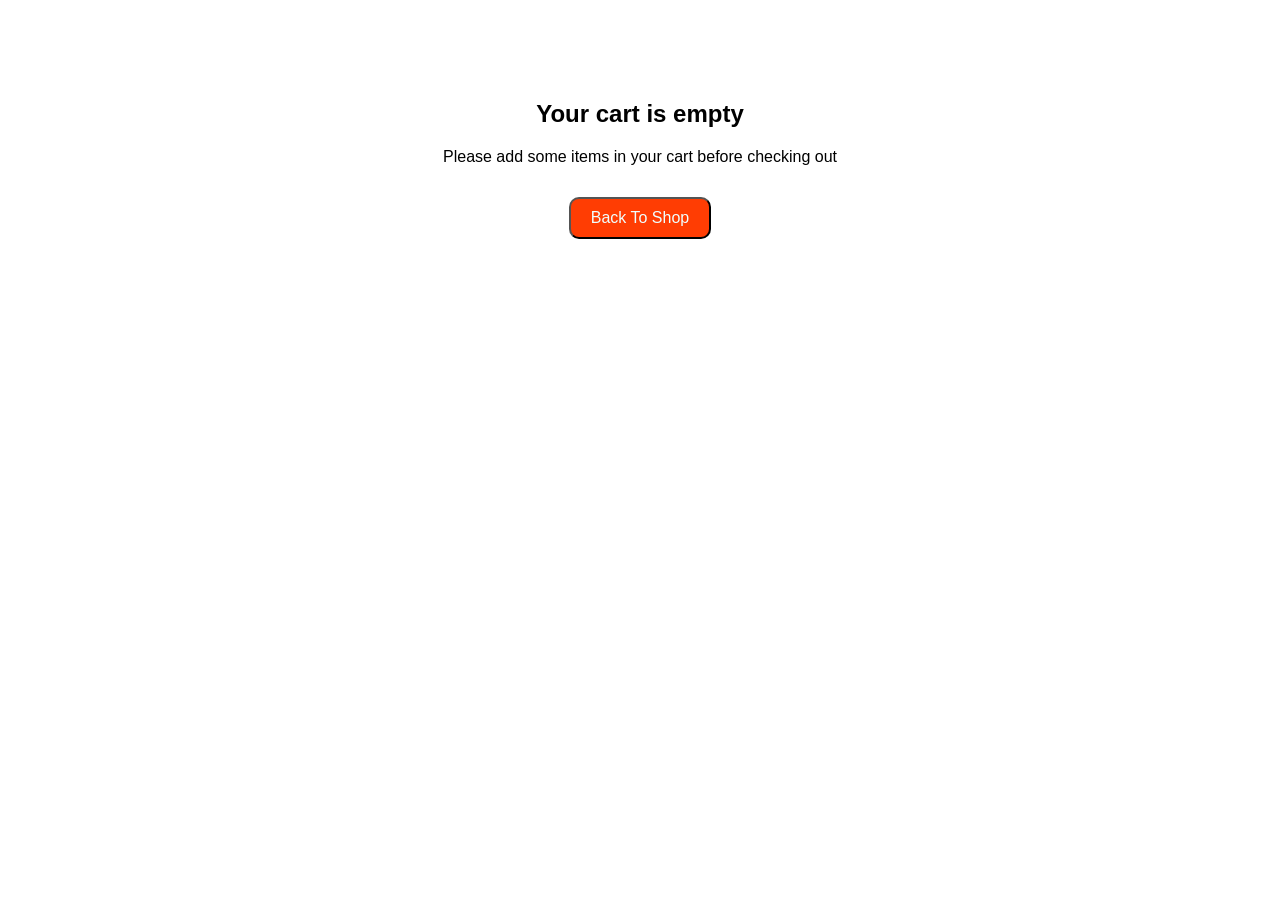
<file: c.html>
<!DOCTYPE html>
<html lang="en">
<head>
    <meta charset="UTF-8">
    <meta name="viewport" content="width=device-width, initial-scale=1.0">
    <title>Document</title>
</head>
<body>
    <div style="text-align: center; margin-top: 100px; font-family: Arial, Helvetica, sans-serif;">
        <h2>Your cart is empty</h2>
        <p>Please add some items in your cart before checking out</p>
        <button id="BackToShop" style="
        background: rgb(255, 61, 3);
        color: azure;
        padding: 10px 20px;
        cursor: pointer;
        margin-top: 15px;
        font-size: 16px;border-radius: 10px;
        ">Back To Shop</button>
    </div>
</body>
</html>
</file>
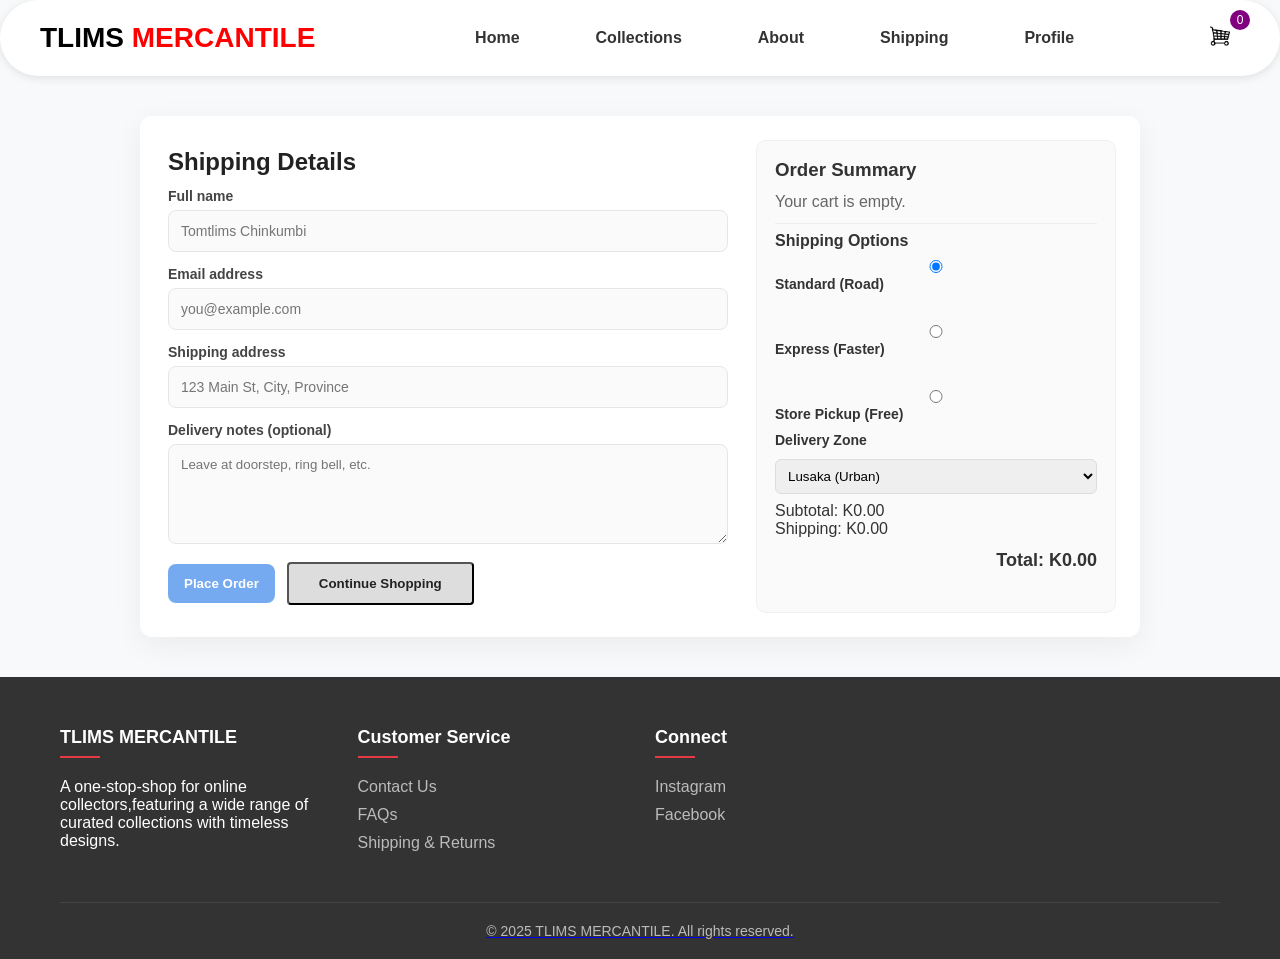
<file: checkout.html>
<!DOCTYPE html>
<html lang="en">
<head>
    <meta charset="UTF-8">
    <meta name="viewport" content="width=device-width, initial-scale=1.0">
    <title>TLIMS MERCANTILE - Checkout </title>
   <link rel="stylesheet" type="text/css" href="stylesheet.css">
</head>
<body>
    <!-- Header -->
    <header>
        <div class="container header-container">
            <a href="index.html" class="logo">TLIMS <span>MERCANTILE</span></a>

            <nav class="main-nav" aria-label="Main Navigation">
                <ul>
                    <li><a href="index.html">Home</a></li>
                    <li><a href="allproducts.html">Collections</a></li>
                    <li><a href="about.html">About</a></li>
                    <li><a href="shipping and returns.html">Shipping</a></li>
                    <li><a href="login.html">Profile</a></li>
                </ul>
            </nav>


                <button class="cart-icon" aria-label="Open cart">
                    <svg width="24" height="24">
                      <image href="images/cart.png" width="20" height="20"/>
                    </svg>
                    <span class="cart-count">0</span>
                </button>

                <button class="menu-toggle" aria-label="Toggle menu" onclick="myFunction()">
                    <span class="hamburger">☰</span>
                </button>
            </div>
        </div>

        <div id="myLinks" class="mobile-nav" aria-hidden="true">
            <a href="index.html">Home</a>
            <a href="allproducts.html">Collections</a>
            <a href="about.html">About</a>
            <a href="shipping and returns.html">Shipping & Returns</a>
            <a href="login.html">Profile</a>
        </div>
    </header>
    <div class="checkout">
        <div class="container">
            <div class="checkout-container">
                <div class="checkout-form">
                    <h2>Shipping Details</h2>
                    <form id="checkout-form" novalidate>
                        <div class="form-group">
                            <label for="fullName">Full name</label>
                            <input id="fullName" name="fullName" type="text" placeholder="Tomtlims Chinkumbi" required>
                        </div>

                        <div class="form-group">
                            <label for="email">Email address</label>
                            <input id="email" name="email" type="email" placeholder="you@example.com" required>
                        </div>

                        <div class="form-group">
                            <label for="address">Shipping address</label>
                            <input id="address" name="address" type="text" placeholder="123 Main St, City, Province" required>
                        </div>

                        <div class="form-group">
                            <label for="notes">Delivery notes (optional)</label>
                            <textarea id="notes" name="notes" placeholder="Leave at doorstep, ring bell, etc."></textarea>
                        </div>

                        <div style="display:flex;gap:12px;align-items:center;margin-top:10px">
                            <button type="submit" id="place-order" class="place-order-btn">Place Order</button>
                            <button type="button" onclick="window.location.href='index.html'" class="btn" style="background:#ddd;color:#222222">Continue Shopping</button>
                        </div>
                    </form>
                </div>

                <aside class="order-summary">
                    <h3>Order Summary</h3>
                    <div id="summary-items">
                        <p style="color:#666">No items in cart</p>
                    </div>

                    <div style="margin-top:12px;padding:8px 0;border-top:1px solid #eee">
                        <strong>Shipping Options</strong>
                        <div style="margin-top:8px">
                            <label><input type="radio" name="shippingType" value="standard" checked> Standard (Road)</label><br>
                            <label><input type="radio" name="shippingType" value="express"> Express (Faster)</label><br>
                            <label><input type="radio" name="shippingType" value="pickup"> Store Pickup (Free)</label>
                        </div>

                        <div style="margin-top:8px">
                            <label for="shippingZone"><strong>Delivery Zone</strong></label>
                            <select id="shippingZone" style="width:100%;padding:8px;margin-top:6px;border-radius:6px;border:1px solid #ddd">
                                <option value="lusaka">Lusaka (Urban)</option>
                                <option value="copperbelt">Copperbelt</option>
                                <option value="other">Other Provinces</option>
                                <option value="remote">Remote Areas</option>
                            </select>
                        </div>
                    </div>

                    <div class="summary-line">Subtotal: K<span id="summary-subtotal">0.00</span></div>
                    <div class="summary-line">Shipping: K<span id="summary-shipping">0.00</span></div>
                    <div class="summary-total">Total: K<span id="summary-total">0.00</span></div>
                </aside>
            </div>
        </div>
    </div>

<script>
    // Client-side validation and summary population
    (function(){
        const form = document.getElementById('checkout-form');
        const summaryItems = document.getElementById('summary-items');
        const summarySubtotalEl = document.getElementById('summary-subtotal');
        const summaryShippingEl = document.getElementById('summary-shipping');
        const summaryTotalEl = document.getElementById('summary-total');

        // shipping controls
        const shippingTypeEls = document.getElementsByName('shippingType');
        const shippingZoneEl = document.getElementById('shippingZone');

        // populate order summary from localStorage cart
        const cart = JSON.parse(localStorage.getItem('cart')) || [];

        function computeShippingFee(qty, type, zone) {
            // Base fee by quantity (business rule):
            // qty <=5 => K150, qty 6-9 => K120, qty >=10 => K100
            let base = 150;
            if (qty >= 10) base = 80;
            else if (qty >= 6) base = 100;

            // Zone multipliers for Zambian routes
            const zoneMultipliers = {
                'lusaka': 1.0,
                'copperbelt': 1.1,
                'other': 1.2,
                'remote': 1.5
            };
            const zm = zoneMultipliers[zone] || 1.2;

            // Type surcharge
            let surcharge = 0;
            if (type === 'express') surcharge = 100; // express flat surcharge
            if (type === 'pickup') return 0; // pickup is free

            const fee = Math.round((base * zm) + surcharge);
            return fee;
        }

        function getSelectedShippingType() {
            for (const el of shippingTypeEls) if (el.checked) return el.value;
            return 'standard';
        }

        function updateSummary() {
            if (!cart || cart.length === 0) {
                summaryItems.innerHTML = '<p style="color:#666">Your cart is empty.</p>';
                document.getElementById('place-order').disabled = true;
                summarySubtotalEl.textContent = '0.00';
                summaryShippingEl.textContent = '0.00';
                summaryTotalEl.textContent = '0.00';
                return;
            }

            // render items
            summaryItems.innerHTML = '';
            let subtotal = 0;
            let totalQty = 0;
            cart.forEach(item => {
                const itemRow = document.createElement('div');
                itemRow.className = 'summary-item';
                itemRow.innerHTML = `<div>${item.name} x ${item.quantity}</div><div>K${(item.price*item.quantity).toFixed(2)}</div>`;
                summaryItems.appendChild(itemRow);
                subtotal += item.price * item.quantity;
                totalQty += Number(item.quantity) || 0;
            });

            const shippingType = getSelectedShippingType();
            const zone = shippingZoneEl ? shippingZoneEl.value : 'other';
            const shippingFee = computeShippingFee(totalQty, shippingType, zone);

            summarySubtotalEl.textContent = subtotal.toFixed(2);
            summaryShippingEl.textContent = shippingFee.toFixed(2);
            summaryTotalEl.textContent = (subtotal + shippingFee).toFixed(2);
            document.getElementById('place-order').disabled = false;
        }

        // attach listeners
        if (shippingZoneEl) shippingZoneEl.addEventListener('change', updateSummary);
        shippingTypeEls.forEach(el => el.addEventListener('change', updateSummary));

        // initial render
        updateSummary();

        form.addEventListener('submit', function(e){
            e.preventDefault();
            if (form.checkValidity()) {
                // it will replace with real submission when database is created
                window.location.href = 'PAYMENT.html';
            } else {
                form.reportValidity();
            }
        });
    })();
</script>
 <!-- Footer -->
    <footer>
        <div class="container">
            <div class="footer-content">
                <div class="footer-column">
                    <h3>TLIMS MERCANTILE</h3>
                    <p>A one-stop-shop for online collectors,featuring a wide range of curated collections with timeless designs.</p>
                </div>
                
                <div class="footer-column">
                    <h3>Customer Service</h3>
                    <ul>
                        <li><a href="#">Contact Us</a></li>
                        <li><a href="shipping and returns.html">FAQs</a></li>
                        <li><a href="shipping and returns.html">Shipping & Returns</a></li>
                    </ul>
                </div>
                <div class="footer-column">
                    <h3>Connect</h3>
                    <ul>
                        <li><a href="#">Instagram</li>
                        <li><a href="#">Facebook</li>
                    </ul>
                </div>
            </div>
            <div class="copyright">
                <p>&copy; 2025 TLIMS MERCANTILE. All rights reserved.</p>
            </div>
        </div>
    </footer>
    <div class="overlay"></div>
    <script src="script.js"></script>
           
</body>
</html>
</file>
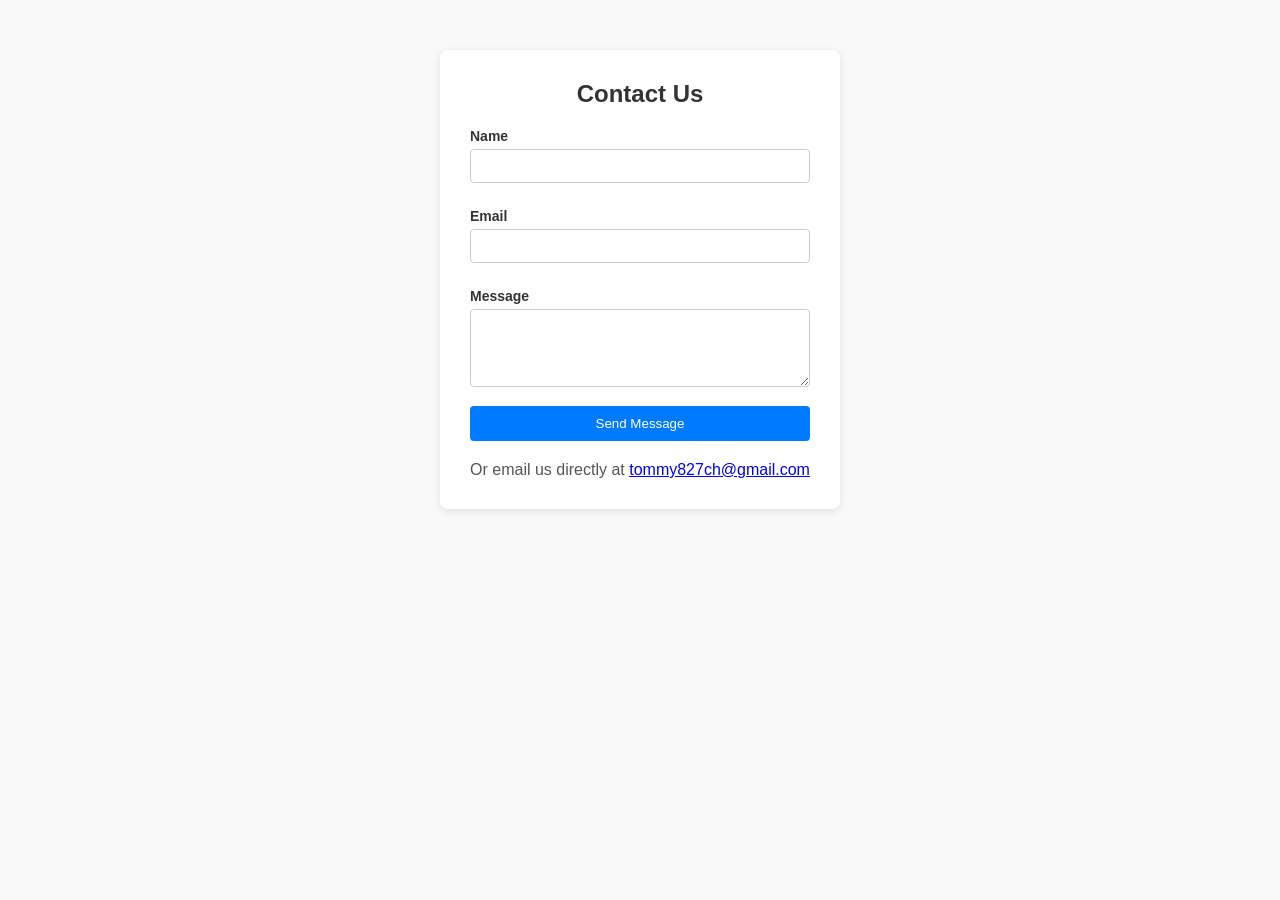
<file: contact.html>
<!DOCTYPE html>
<html lang="en">
<head>
    <meta charset="UTF-8">
    <meta name="viewport" content="width=device-width, initial-scale=1.0">
    <title>Contact Us</title>
    <link rel="stylesheet" href="stylesheet.css">
    <style>
        body { font-family: Arial, sans-serif; background: #f9f9f9; margin: 0; padding: 0; }
        .contact-container { max-width: 400px; margin: 50px auto; background: #fff; padding: 30px; border-radius: 8px; box-shadow: 0 2px 8px rgba(0,0,0,0.1); }
        h2 { text-align: center; margin-bottom: 20px; }
        label { display: block; margin-bottom: 5px; font-weight: bold; }
        input, textarea { width: 100%; padding: 8px; margin-bottom: 15px; border: 1px solid #ccc; border-radius: 4px; }
        button { width: 100%; padding: 10px; background: #007bff; color: #fff; border: none; border-radius: 4px; cursor: pointer; }
        button:hover { background: #0056b3; }
        .info { text-align: center; margin-top: 20px; color: #555; }
    </style>
</head>
<body>
    <div class="contact-container">
        <h2>Contact Us</h2>
        <form>
            <label for="name">Name</label>
            <input type="text" id="name" name="name" required>

            <label for="email">Email</label>
            <input type="email" id="email" name="email" required>

            <label for="message">Message</label>
            <textarea id="message" name="message" rows="4" required></textarea>

            <button type="submit">Send Message</button>
        </form>
        <div class="info">
            <p>Or email us directly at <a href="mailto:tommy827ch@gmail.com">tommy827ch@gmail.com</a></p>
        </div>
    </div>
</body>
</html>
</file>
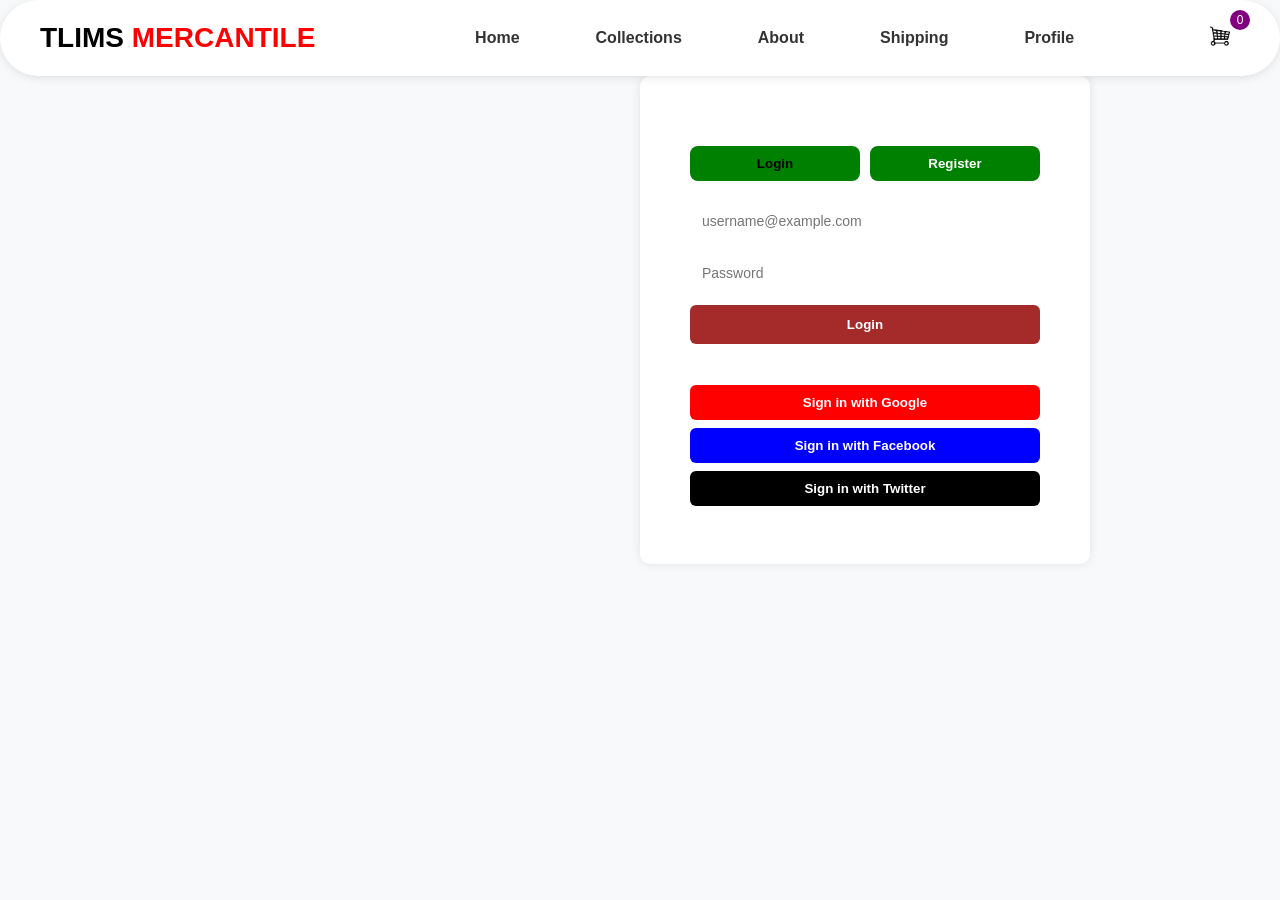
<file: login.html>
<!DOCTYPE html>
<html lang="en">
<head>
  <meta charset="UTF-8" />
  <meta name="viewport" content="width=device-width, initial-scale=1.0" />
  <title>Login/Register UI</title>
  <link rel="stylesheet" type="text/css" href="stylesheet.css" />
</head>
<body>
    <!-- Header -->
    <header>
        <div class="container header-container">
            <a href="index.html" class="logo">TLIMS <span>MERCANTILE</span></a>

            <nav class="main-nav" aria-label="Main Navigation">
                <ul>
                    <li><a href="index.html">Home</a></li>
                    <li><a href="allproducts.html">Collections</a></li>
                    <li><a href="about.html">About</a></li>
                    <li><a href="shipping and returns.html">Shipping</a></li>
                    <li><a href="login.html">Profile</a></li>
                </ul>
            </nav>


                <button class="cart-icon" aria-label="Open cart">
                    <svg width="24" height="24">
                      <image href="images/cart.png" width="20" height="20"/>
                    </svg>
                    <span class="cart-count">0</span>
                </button>

                <button class="menu-toggle" aria-label="Toggle menu" onclick="myFunction()">
                    <span class="hamburger">☰</span>
                </button>
            </div>
        </div>

        <div id="myLinks" class="mobile-nav" aria-hidden="true">
            <a href="index.html">Home</a>
            <a href="allproducts.html">Collections</a>
            <a href="about.html">About</a>
            <a href="shipping and returns.html">Shipping & Returns</a>
            <a href="login.html">Profile</a>
        </div>
    </header>

    <!-- <img class="background-image" src="images/login-background.jpg" alt="Login Background" /> -->

<div class="login-container">
    <div class="form-toggle">
      <button id="loginToggle" class="active">Login</button>
      <button id="registerToggle">Register</button>
    </div>

    <form id="loginForm" class="form">
      <input type="email" placeholder="username@example.com" required />
      <input type="password" placeholder="Password" required />
      <button class="main-btn">Login</button>
      <p class="or">Or sign in with</p>
      <div class="social-buttons">
        <button class="google">Sign in with Google</button>
        <button class="facebook">Sign in with Facebook</button>
        <button class="twitter">Sign in with Twitter</button>
      </div>
    </form>

    <form id="registerForm" class="form hidden">
      <input type="text" placeholder="your name" required />
      <input type="email" placeholder="username@example.com" required />
      <input type="password" placeholder="Create a password" required />
      <input type="password" placeholder="Confirm password" required />
      <button class="main-btn">Register</button>
      <p class="or">Or sign up with</p>
      <div class="social-buttons">
        <button class="google">Sign up with Google</button>
        <button class="facebook">Sign up with Facebook</button>
        <button class="twitter">Sign up with Twitter</button>
      </div>
    </form>
  </div>
</div>

  <div class="overlay"></div>
  <script src="script.js"></script>
</body>
</html>
</file>
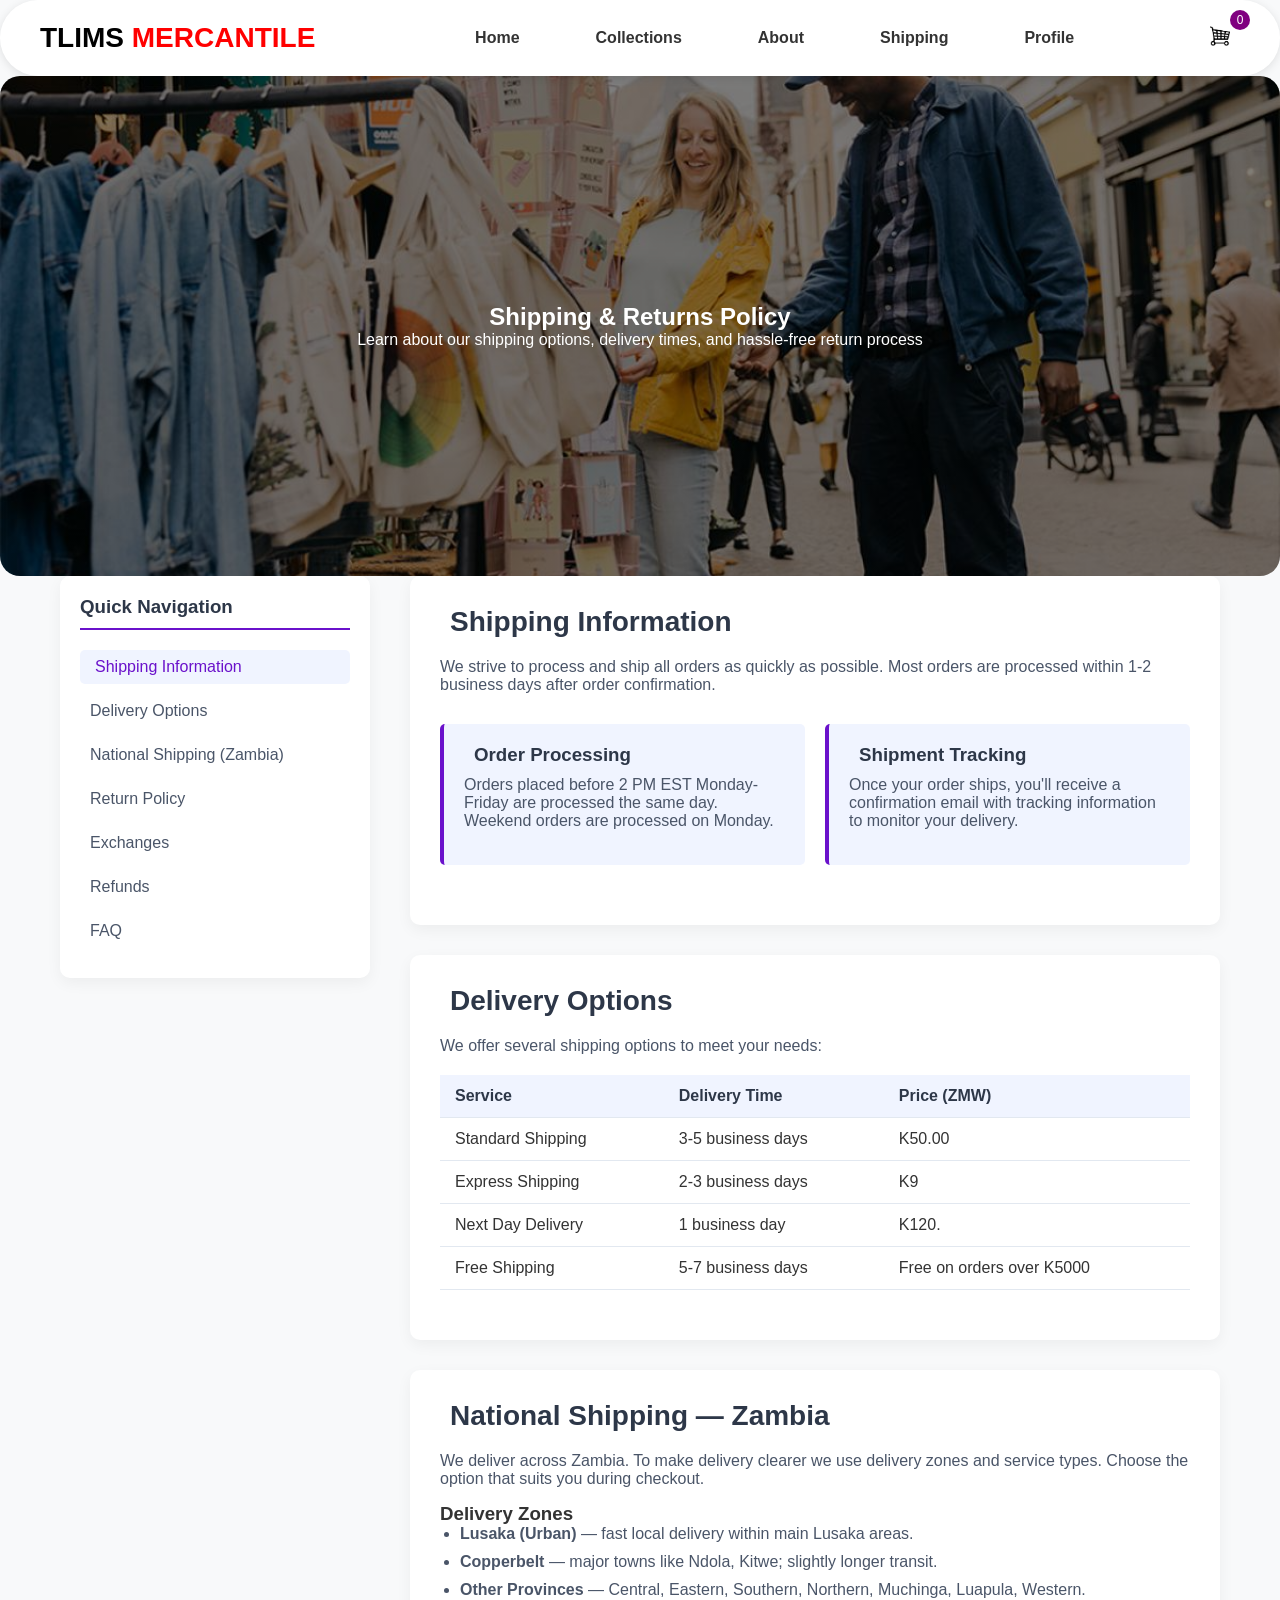
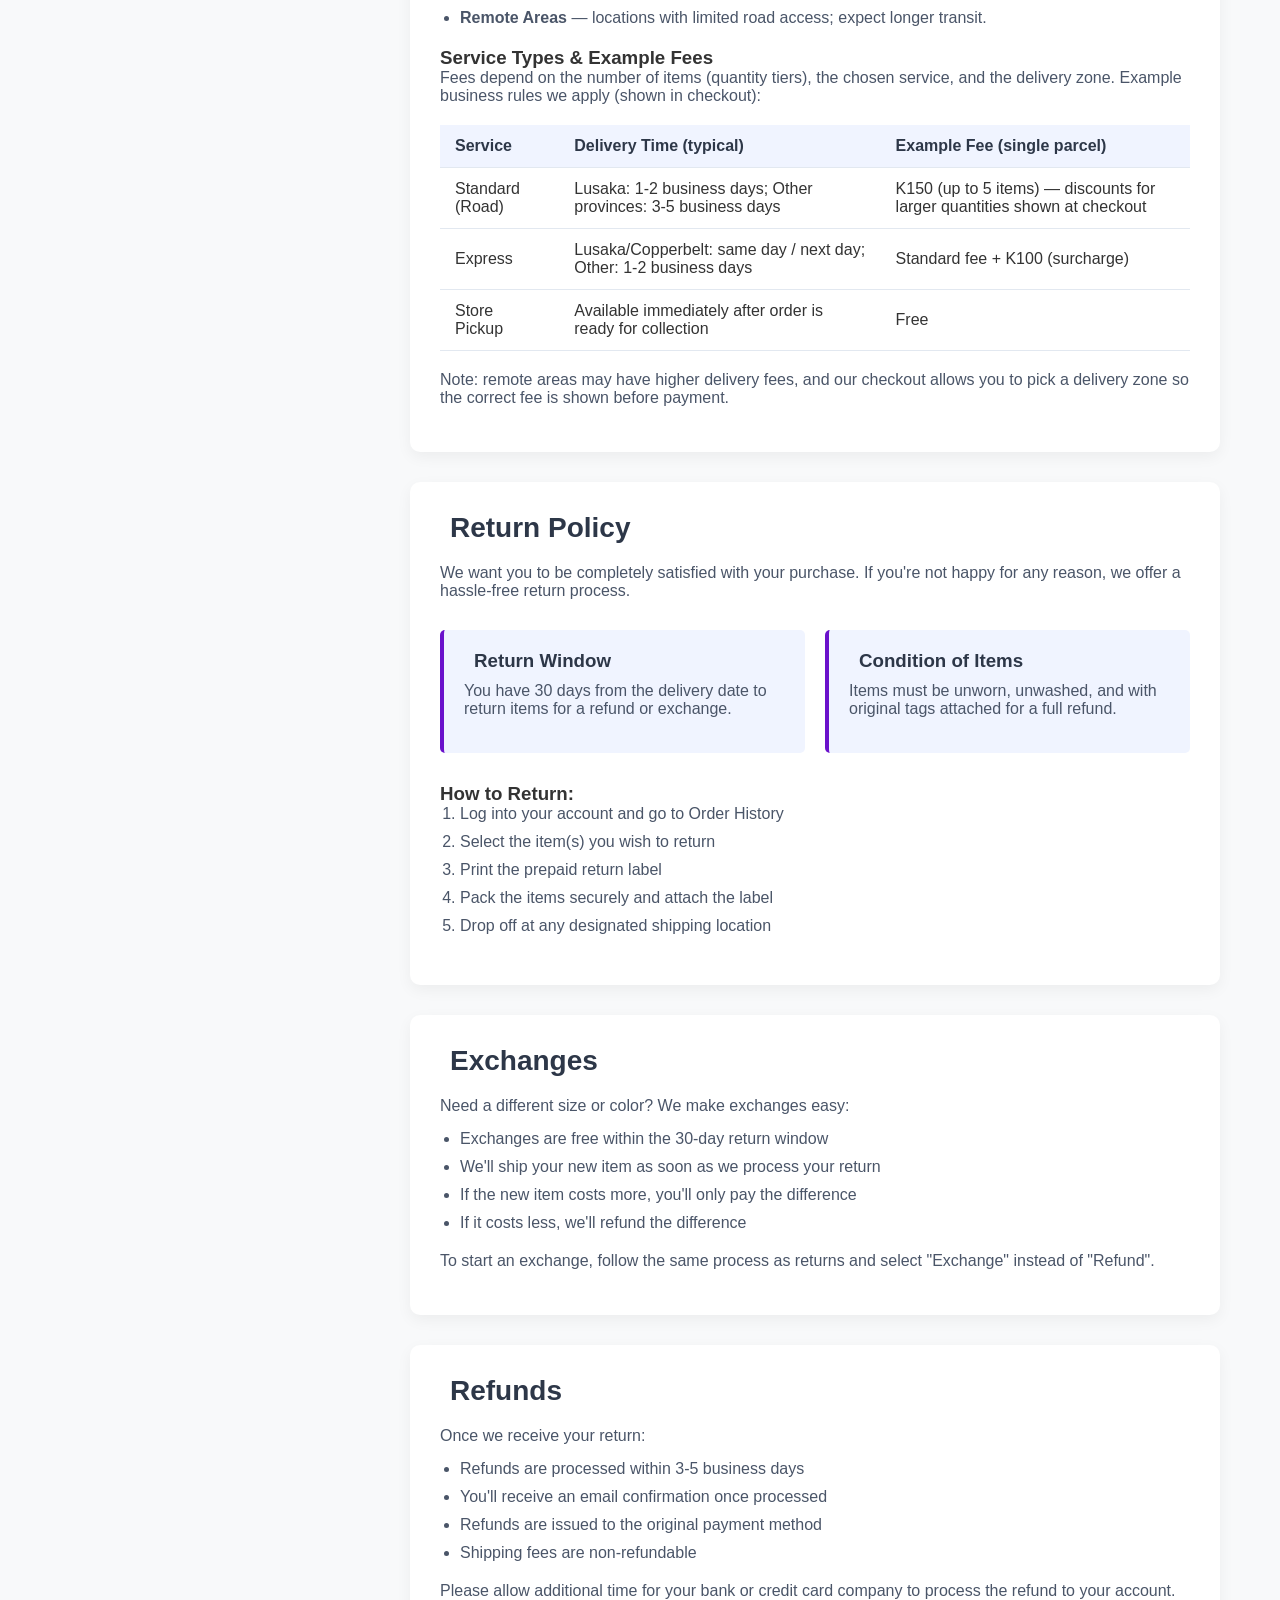
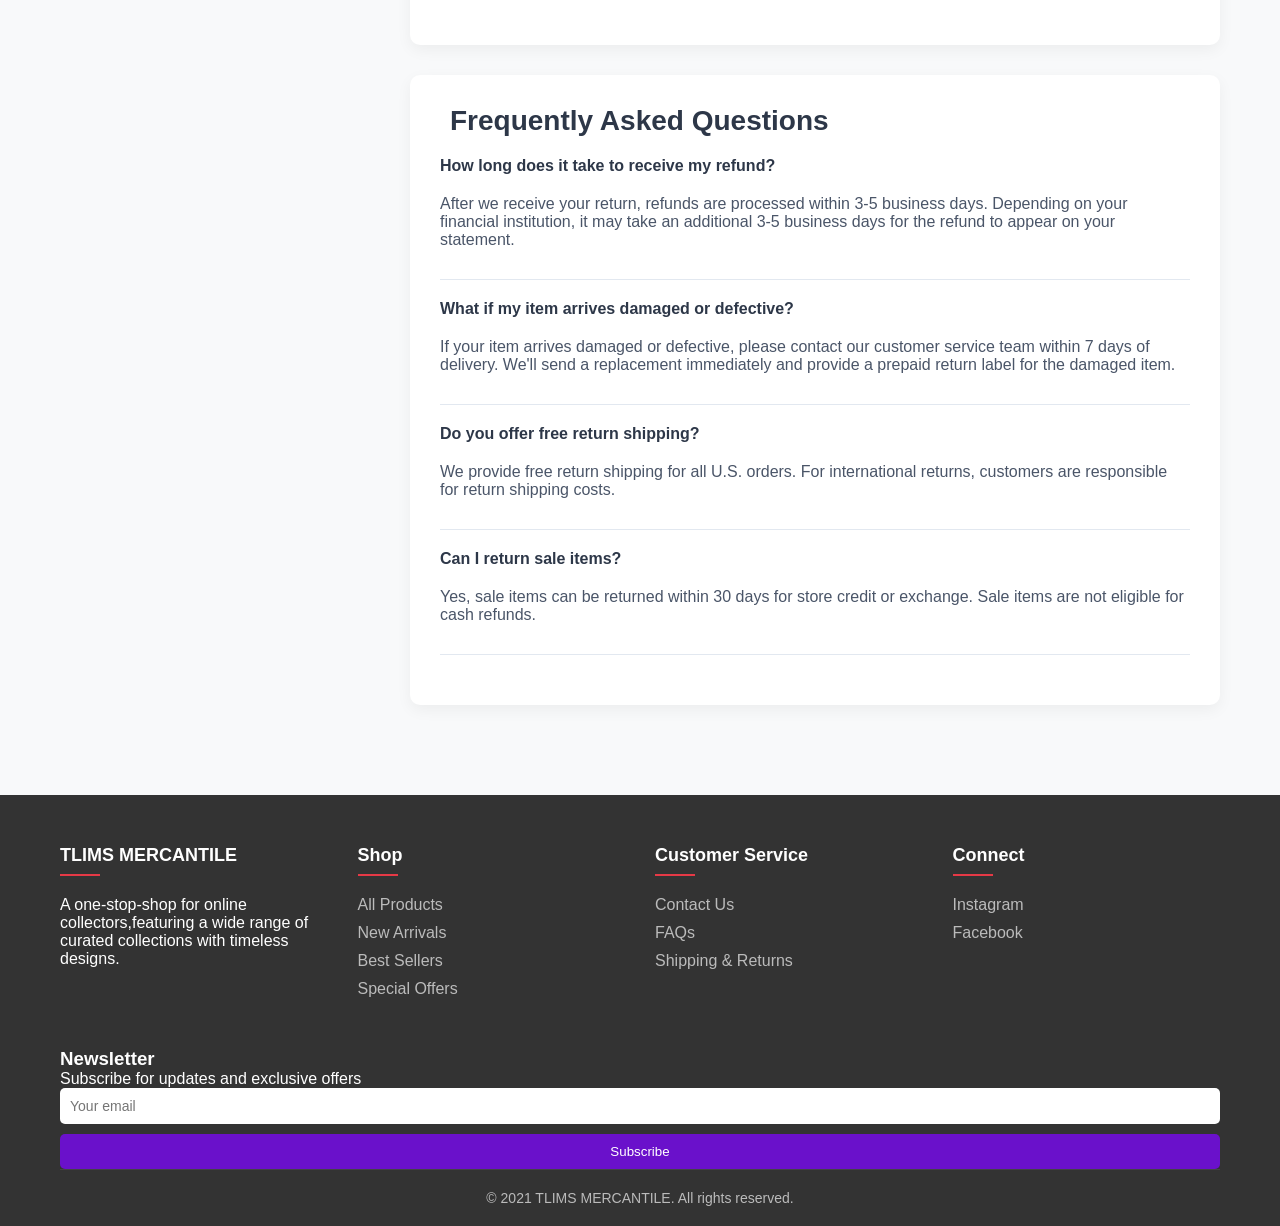
<file: shipping and returns.html>
<!DOCTYPE html>
<html lang="en">
<head>
    <meta charset="UTF-8">
    <meta name="viewport" content="width=device-width, initial-scale=1.0">
    <title>Shipping & Returns - TLIMS MERCANTILE</title>
    <link rel="stylesheet" href="stylesheet.css">
</head>
<body>
    <!-- Header -->
    <header>
        <div class="container header-container">
            <a href="index.html" class="logo">TLIMS <span>MERCANTILE</span></a>

            <nav class="main-nav" aria-label="Main Navigation">
                <ul>
                    <li><a href="index.html">Home</a></li>
                    <li><a href="allproducts.html">Collections</a></li>
                    <li><a href="about.html">About</a></li>
                    <li><a href="shipping and returns.html">Shipping</a></li>
                    <li><a href="login.html">Profile</a></li>
                </ul>
            </nav>


                <button class="cart-icon" aria-label="Open cart">
                    <svg width="24" height="24">
                      <image href="images/cart.png" width="20" height="20"/>
                    </svg>
                    <span class="cart-count">0</span>
                </button>

                <button class="menu-toggle" aria-label="Toggle menu" onclick="myFunction()">
                    <span class="hamburger">☰</span>
                </button>
            </div>
        </div>

        <div id="myLinks" class="mobile-nav" aria-hidden="true">
            <a href="index.html">Home</a>
            <a href="allproducts.html">Collections</a>
            <a href="about.html">About</a>
            <a href="shipping and returns.html">Shipping & Returns</a>
            <a href="login.html">Profile</a>
        </div>
    </header>

    <!-- Page Header -->
    <section class="page-header">
        <div class="container">
            <h1>Shipping & Returns Policy</h1>
            <p>Learn about our shipping options, delivery times, and hassle-free return process</p>
        </div>
    </section>

    <!-- Policy Content -->
    <div class="container policy-content">
        <!-- Policy Navigation -->
        <div class="policy-nav">
            <h3>Quick Navigation</h3>
            <ul>
                <li><a href="#shipping" class="active">Shipping Information</a></li>
                <li><a href="#delivery">Delivery Options</a></li>
                <li><a href="#national">National Shipping (Zambia)</a></li>
                <li><a href="#returns">Return Policy</a></li>
                <li><a href="#exchanges">Exchanges</a></li>
                <li><a href="#refunds">Refunds</a></li>
                <li><a href="#faq">FAQ</a></li>
            </ul>
        </div>

        <!-- Policy Details -->
        <div class="policy-details">
            <!-- Shipping Information -->
            <section id="shipping" class="policy-section">
                <h2><i class="fas fa-shipping-fast"></i> Shipping Information</h2>
                <p>We strive to process and ship all orders as quickly as possible. Most orders are processed within 1-2 business days after order confirmation.</p>
                
                <div class="info-cards">
                    <div class="info-card">
                        <h3><i class="fas fa-box"></i> Order Processing</h3>
                        <p>Orders placed before 2 PM EST Monday-Friday are processed the same day. Weekend orders are processed on Monday.</p>
                    </div>
                    <div class="info-card">
                        <h3><i class="fas fa-truck"></i> Shipment Tracking</h3>
                        <p>Once your order ships, you'll receive a confirmation email with tracking information to monitor your delivery.</p>
                    </div>
                </div>
            </section>

            <!-- Delivery Options -->
            <section id="delivery" class="policy-section">
                <h2><i class="fas fa-conveyor-belt"></i> Delivery Options</h2>
                <p>We offer several shipping options to meet your needs:</p>
                
                <table class="shipping-table">
                    <thead>
                        <tr>
                            <th>Service</th>
                            <th>Delivery Time</th>
                            <th>Price (ZMW)</th>
                        </tr>
                    </thead>
                    <tbody>
                        <tr>
                            <td>Standard Shipping</td>
                            <td>3-5 business days</td>
                            <td>K50.00</td>
                        </tr>
                        <tr>
                            <td>Express Shipping</td>
                            <td>2-3 business days</td>
                            <td>K9</td>
                        </tr>
                        <tr>
                            <td>Next Day Delivery</td>
                            <td>1 business day</td>
                            <td>K120.</td>
                        </tr>
                        <tr>
                            <td>Free Shipping</td>
                            <td>5-7 business days</td>
                            <td>Free on orders over K5000</td>
                        </tr>
                    </tbody>
                </table>
            </section>

            <!-- National Shipping -->
            <section id="national" class="policy-section">
                <h2><i class="fas fa-map-marker-alt"></i> National Shipping — Zambia</h2>
                <p>We deliver across Zambia. To make delivery clearer we use delivery zones and service types. Choose the option that suits you during checkout.</p>
                
                <h3>Delivery Zones</h3>
                <ul>
                    <li><strong>Lusaka (Urban)</strong> — fast local delivery within main Lusaka areas.</li>
                    <li><strong>Copperbelt</strong> — major towns like Ndola, Kitwe; slightly longer transit.</li>
                    <li><strong>Other Provinces</strong> — Central, Eastern, Southern, Northern, Muchinga, Luapula, Western.</li>
                    <li><strong>Remote Areas</strong> — locations with limited road access; expect longer transit.</li>
                </ul>

                <h3>Service Types & Example Fees</h3>
                <p>Fees depend on the number of items (quantity tiers), the chosen service, and the delivery zone. Example business rules we apply (shown in checkout):</p>
                <table class="shipping-table">
                    <thead>
                        <tr>
                            <th>Service</th>
                            <th>Delivery Time (typical)</th>
                            <th>Example Fee (single parcel)</th>
                        </tr>
                    </thead>
                    <tbody>
                        <tr>
                            <td>Standard (Road)</td>
                            <td>Lusaka: 1-2 business days; Other provinces: 3-5 business days</td>
                            <td>K150 (up to 5 items) — discounts for larger quantities shown at checkout</td>
                        </tr>
                        <tr>
                            <td>Express</td>
                            <td>Lusaka/Copperbelt: same day / next day; Other: 1-2 business days</td>
                            <td>Standard fee + K100 (surcharge)</td>
                        </tr>
                        <tr>
                            <td>Store Pickup</td>
                            <td>Available immediately after order is ready for collection</td>
                            <td>Free</td>
                        </tr>
                    </tbody>
                </table>

                <p>Note: remote areas may have higher delivery fees, and our checkout allows you to pick a delivery zone so the correct fee is shown before payment.</p>
            </section>

            <!-- Return Policy -->
            <section id="returns" class="policy-section">
                <h2><i class="fas fa-undo"></i> Return Policy</h2>
                <p>We want you to be completely satisfied with your purchase. If you're not happy for any reason, we offer a hassle-free return process.</p>
                
                <div class="info-cards">
                    <div class="info-card">
                        <h3><i class="far fa-calendar-alt"></i> Return Window</h3>
                        <p>You have 30 days from the delivery date to return items for a refund or exchange.</p>
                    </div>
                    <div class="info-card">
                        <h3><i class="fas fa-tag"></i> Condition of Items</h3>
                        <p>Items must be unworn, unwashed, and with original tags attached for a full refund.</p>
                    </div>
                </div>
                
                <h3>How to Return:</h3>
                <ol>
                    <li>Log into your account and go to Order History</li>
                    <li>Select the item(s) you wish to return</li>
                    <li>Print the prepaid return label</li>
                    <li>Pack the items securely and attach the label</li>
                    <li>Drop off at any designated shipping location</li>
                </ol>
            </section>

            <!-- Exchanges -->
            <section id="exchanges" class="policy-section">
                <h2><i class="fas fa-exchange-alt"></i> Exchanges</h2>
                <p>Need a different size or color? We make exchanges easy:</p>
                
                <ul>
                    <li>Exchanges are free within the 30-day return window</li>
                    <li>We'll ship your new item as soon as we process your return</li>
                    <li>If the new item costs more, you'll only pay the difference</li>
                    <li>If it costs less, we'll refund the difference</li>
                </ul>
                
                <p>To start an exchange, follow the same process as returns and select "Exchange" instead of "Refund".</p>
            </section>

            <!-- Refunds -->
            <section id="refunds" class="policy-section">
                <h2><i class="fas fa-money-bill-wave"></i> Refunds</h2>
                <p>Once we receive your return:</p>
                
                <ul>
                    <li>Refunds are processed within 3-5 business days</li>
                    <li>You'll receive an email confirmation once processed</li>
                    <li>Refunds are issued to the original payment method</li>
                    <li>Shipping fees are non-refundable</li>
                </ul>
                
                <p>Please allow additional time for your bank or credit card company to process the refund to your account.</p>
            </section>

            <!-- FAQ -->
            <section id="faq" class="policy-section">
                <h2><i class="fas fa-question-circle"></i> Frequently Asked Questions</h2>
                
                <div class="faq-item">
                    <div class="faq-question">How long does it take to receive my refund? <i class="fas fa-chevron-down"></i></div>
                    <div class="faq-answer">After we receive your return, refunds are processed within 3-5 business days. Depending on your financial institution, it may take an additional 3-5 business days for the refund to appear on your statement.</div>
                </div>
                
                <div class="faq-item">
                    <div class="faq-question">What if my item arrives damaged or defective? <i class="fas fa-chevron-down"></i></div>
                    <div class="faq-answer">If your item arrives damaged or defective, please contact our customer service team within 7 days of delivery. We'll send a replacement immediately and provide a prepaid return label for the damaged item.</div>
                </div>
                
                <div class="faq-item">
                    <div class="faq-question">Do you offer free return shipping? <i class="fas fa-chevron-down"></i></div>
                    <div class="faq-answer">We provide free return shipping for all U.S. orders. For international returns, customers are responsible for return shipping costs.</div>
                </div>
                
                <div class="faq-item">
                    <div class="faq-question">Can I return sale items? <i class="fas fa-chevron-down"></i></div>
                    <div class="faq-answer">Yes, sale items can be returned within 30 days for store credit or exchange. Sale items are not eligible for cash refunds.</div>
                </div>
            </section>
        </div>
    </div>
           
                    <!-- Footer -->
    <footer>
        <div class="container">
            <div class="footer-content">
                <div class="footer-column">
                    <h3>TLIMS MERCANTILE</h3>
                    <p>A one-stop-shop for online collectors,featuring a wide range of curated collections with timeless designs.</p>
                </div>
                <div class="footer-column">
                    <h3>Shop</h3>
                    <ul>
                        <li><a href="#">All Products</a></li>
                        <li><a href="#">New Arrivals</a></li>
                        <li><a href="#">Best Sellers</a></li>
                        <li><a href="#">Special Offers</a></li>
                    </ul>
                </div>
                <div class="footer-column">
                    <h3>Customer Service</h3>
                    <ul>
                        <li><a href="#">Contact Us</a></li>
                        <li><a href="#">FAQs</a></li>
                        <li><a href="#">Shipping & Returns</a></li>
                    </ul>
                </div>
                <div class="footer-column">
                    <h3>Connect</h3>
                    <ul>
                        <li><a href="#">Instagram</a></li>
                        <li><a href="#">Facebook</a></li>
                    </ul>
                </div>
            </div>
            
            <div class="footer-section">
                    <h3>Newsletter</h3>
                    <p>Subscribe for updates and exclusive offers</p>
                    <form>
                        <input type="email" placeholder="Your email" style="padding: 10px; width: 100%; margin-bottom: 10px; border-radius: 5px; border: none;">
                        <button type="submit" style="background: #6a11cb; color: white; border: none; padding: 10px 15px; border-radius: 5px; width: 100%; cursor: pointer;">Subscribe</button>
                    </form>
                </div>


            <div class="copyright">
                <p>&copy; 2021 TLIMS MERCANTILE. All rights reserved.</p>
            </div>
        </div>
    </footer>
    <div class="overlay"></div>
    <script src="script.js"></script>
</file>
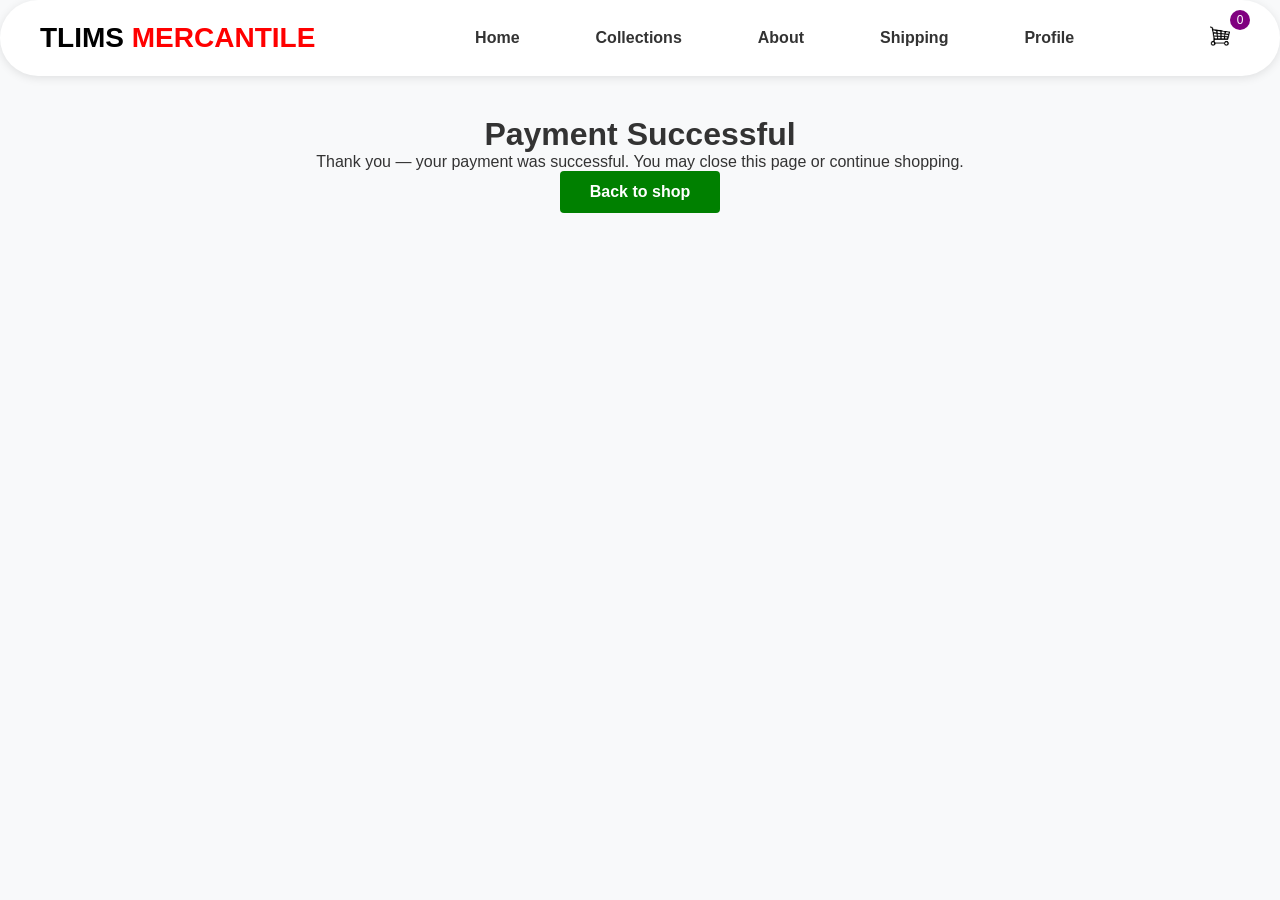
<file: success.html>
<!doctype html>
<html>
  <head>
    <meta charset="utf-8">
    <meta name="viewport" content="width=device-width,initial-scale=1">
    <title>Payment Success</title>
    <link rel="stylesheet" href="stylesheet.css">
  </head>
  <body>
    <!-- Header -->
    <header>
        <div class="container header-container">
            <a href="index.html" class="logo">TLIMS <span>MERCANTILE</span></a>

            <nav class="main-nav" aria-label="Main Navigation">
                <ul>
                    <li><a href="index.html">Home</a></li>
                    <li><a href="allproducts.html">Collections</a></li>
                    <li><a href="about.html">About</a></li>
                    <li><a href="shipping and returns.html">Shipping</a></li>
                    <li><a href="login.html">Profile</a></li>
                </ul>
            </nav>


                <button class="cart-icon" aria-label="Open cart">
                    <svg width="24" height="24">
                      <image href="images/cart.png" width="20" height="20"/>
                    </svg>
                    <span class="cart-count">0</span>
                </button>

                <button class="menu-toggle" aria-label="Toggle menu" onclick="myFunction()">
                    <span class="hamburger">☰</span>
                </button>
            </div>
        </div>

        <div id="myLinks" class="mobile-nav" aria-hidden="true">
            <a href="index.html">Home</a>
            <a href="allproducts.html">Collections</a>
            <a href="about.html">About</a>
            <a href="shipping and returns.html">Shipping & Returns</a>
            <a href="login.html">Profile</a>
        </div>
    </header>
    <div class="container" style="padding:40px;text-align:center">
      <h1>Payment Successful</h1>
      <p>Thank you — your payment was successful. You may close this page or continue shopping.</p>
      <a href="index.html" class="btn">Back to shop</a>
    </div>
  </body>
</html>
</file>
<file: stylesheet.css>
/* Global Styles */
        * {
            margin: 0;
            padding: 0;
            box-sizing: border-box;
            font-family: 'Helvetica Neue', Arial, sans-serif;
        }
        
        body {
            background-color: #f8f9fa;
            color: #333;
        }
        .login-container{
            width: 1001px;
            max-width: 450px;
            padding: 50px;
            margin-bottom: 20px;
            margin: 0 50%;
            background: white;
            border-radius: 10px;
            box-shadow: 0 0 10px rgba(0, 0, 0, 0.1);

        }
        
        .container {
            max-width: 1200px;
            margin: 0 auto;
            padding: 0 20px;
        }
        
        /* Header Styles */
        header {
            background-color: #fff;
            box-shadow: 0 2px 10px rgba(0, 0, 0, 0.1);
            position: sticky;
            top: 0;
            z-index: 100;
            border-radius: 50px;
        }
        
        .header-container {
            display: flex;
            justify-content: space-between;
            align-items: center;
            padding: 20px 0;
        }

/* Responsive Navbar Enhancements */
.main-nav ul {
    display: flex;
    gap: 22px;
    list-style: none;
    align-items: center;
}

.main-nav ul li a {
    text-decoration: none;
    color: #333;
    font-weight: 600;
    padding: 8px 12px;
    border-radius: 8px;
    transition: background 0.2s, color 0.2s;
}

.main-nav ul li a:hover {
    background: rgba(0,0,0,0.04);
    color: #111;
}

.header-actions {
    display: flex;
    align-items: center;
    gap: 12px;
}

.menu-toggle {
    display: none;
    background: transparent;
    border: none;
    font-size: 22px;
    cursor: pointer;
}

.mobile-nav,#myLinks {
    display: none;
    background: #fff;
    padding: 12px 20px;
    box-shadow: 0 8px 26px rgba(0,0,0,0.08);
    position: relative;
}

.mobile-nav a,#myLinks a {
    display: block;
    padding: 10px 0;
    color: #333;
    text-decoration: none;
    border-bottom: 1px solid #f1f1f1;
}

.mobile-nav a:last-child,#myLinks a:last-child {
    border-bottom: none;
}

.cart-icon, .cart-btn {
    background: transparent;
    border: none;
    padding: 6px;
    display: inline-flex;
    align-items: center;
    gap: 8px;
    cursor: pointer;
}

@media (max-width: 900px) {
    .main-nav { display: none; }
    .menu-toggle { display: inline-flex; }
    .search-container { display: none; }
    .header-container { padding: 12px 0; }
    .logo { font-size: 22px; }
}
        
        .logo {
            font-size: 28px;
            font-weight: 700;
            color: black;
            text-decoration: none;
        }
        
        .logo span {
            color: red;
        }
        
        nav ul {
            display: flex;
            list-style: none;
        }
        
        nav ul li {
            margin-left: 30px;
        }
        
        nav ul li a {
            text-decoration: none;
            color: #333;
            font-weight: 500;
            transition: color 0.3s;
        }
        
        nav ul li a:hover {
            color: purple;
        }
        
        .cart-icon {
            
            position: relative ;
            cursor: pointer;
        }
        
        .cart-count {
            position: absolute;
            top: -10px;
            right: -10px;
            background-color: purple;
            color: white;
            border-radius: 50%;
            width: 20px;
            height: 20px;
            display: flex;
            justify-content: center;
            align-items: center;
            font-size: 12px;
        }

        /* Hero Section */
        .hero {
            background-image: linear-gradient(rgba(0, 0, 0, 0.5), rgba(0, 0, 0, 0.5)), url(shopping.png.jpg);
            background-size: cover;
            background-position: center;
            height: 500px;
            display: flex;
            border-radius: 20px;
            align-items: center;
            color: white;
            text-align: center;
        }
        
        .hero-content {
            max-width: 800px;
            margin: 0 auto;
        }
        
        .hero h1 {
            font-size: 48px;
            margin-bottom: 20px;
        }
        
        .hero p {
            font-size: 20px;
            margin-bottom: 30px;
        }
        
        .btn {
            display: inline-block;
            padding: 12px 30px;
            background-color: green;
            color: white;
            text-decoration: none;
            border-radius: 4px;
            font-weight: 600;
            transition: background-color 0.3s;
        }
        
        .btn:hover {
            background-color: yellow;
        }
        
        /* Featured Products */
        .featured {
            padding: 80px 0;
        }
        
        .section-title {
            text-align: center;
            margin-bottom: 50px;
            font-size: 32px;
            position: relative;
        }
        
        .section-title::after {
            content: '';
            display: block;
            width: 80px;
            height: 3px;
            background-color: #d10516;
            margin: 15px auto 0;
        }
        
        .products {
            display: grid;
            grid-template-columns: repeat(auto-fill, minmax(280px, 1fr));
            gap: 30px;
        }
        
        .product-card {
            background-color: white;
            border-radius: 8px;
            overflow: hidden;
            box-shadow: 0 3px 10px rgba(0, 0, 0, 0.1);
            transition: transform 0.3s;
        }
        
        .product-card:hover {
            transform: translateY(-5px);
        }
        
        .product-image {
            height: 300px;
            overflow: hidden;
        }
        
        .product-image img {
            width: 100%;
            height: 100%;
            object-fit: cover;
            transition: transform 0.5s;
        }
        
        .product-card:hover .product-image img {
            transform: scale(1.05);
        }
        
        .product-info {
            padding: 20px;
        }
        
        .product-title {
            font-size: 18px;
            margin-bottom: 10px;
        }
        
        .product-price {
            font-size: 20px;
            font-weight: 700;
            color:blue;
            margin-bottom: 15px;
        }
        
        .add-to-cart {
            width: 100%;
            padding: 10px;
            background-color: black;
            color: white;
            border: none;
            border-radius: 4px;
            cursor: pointer;
            font-weight: 600;
            transition: background-color 0.3s;
        }
        
        .add-to-cart:hover {
            background-color: #e63946;
        }
 /* About Content */
        .about-content {
            display: flex;
            flex-wrap: wrap;
            gap: 40px;
            margin-bottom: 60px;
        }
        
        .about-text {
            flex: 1;
            min-width: 300px;
        }
        
        .about-text h2 {
            font-size: 36px;
            margin-bottom: 20px;
            color: #2d3748;
        }
        
        .about-text p {
            margin-bottom: 20px;
            font-size: 18px;
            color: #4a5568;
        }
        
        .about-image {
            flex: 1;
            min-width: 300px;
            border-radius: 10px;
            overflow: hidden;
            box-shadow: 0 10px 30px rgba(0, 0, 0, 0.1);
            animation: float 6s ease-in-out infinite;
        }
        
        .about-image img {
            width: 100%;
            height: 100%;
            object-fit: cover;
            transition: transform 0.5s ease;
            margin-top: 70px;
        }
        
        .about-image:hover img {
            transform: scale(1.05);
        }
        
        /* Stats Section */
        .stats {
            background: linear-gradient(135deg, #6a11cb 0%, #2575fc 100%);
            color: white;
            padding: 60px 0;
            text-align: center;
            margin-bottom: 60px;
        }
        
        .stats-container {
            display: flex;
            flex-wrap: wrap;
            justify-content: space-around;
            gap: 30px;
        }
        
        .stat-item {
            flex: 1;
            min-width: 200px;
            padding: 20px;
        }
        
        .stat-number {
            font-size: 48px;
            font-weight: 700;
            margin-bottom: 10px;
        }
        
        .stat-label {
            font-size: 18px;
            text-transform: uppercase;
            letter-spacing: 1px;
        }
        
        /* Team Section */
        .team {
            margin-bottom: 60px;
        }
        
        .team h2 {
            text-align: center;
            font-size: 36px;
            margin-bottom: 40px;
            color: #2d3748;
        }
        
        .team-container {
            display: flex;
            flex-wrap: wrap;
            gap: 30px;
            justify-content: center;
        }
        
        .team-member {
            background: white;
            border-radius: 10px;
            overflow: hidden;
            width: 280px;
            box-shadow: 0 10px 20px rgba(0, 0, 0, 0.1);
            transition: transform 0.3s ease;
        }
        
        .team-member:hover {
            transform: translateY(-10px);
        }
        
        .team-member img {
            width: 100%;
            height: 250px;
            object-fit: cover;
        }
        
        .member-info {
            padding: 20px;
            text-align: center;
        }
        
        .member-info h3 {
            font-size: 20px;
            margin-bottom: 5px;
        }
        
        .member-info p {
            color: #6a11cb;
            margin-bottom: 15px;
        }
        
        .social-links {
            display: flex;
            justify-content: center;
            gap: 15px;
        }
        
        .social-links a {
            color: #6a11cb;
            font-size: 18px;
            transition: color 0.3s ease;
        }
        
        .social-links a:hover {
            color: #2575fc;
        }
        /* Values Section */
        .values {
            margin-bottom: 60px;
        }
        
        .values h2 {
            text-align: center;
            font-size: 36px;
            margin-bottom: 40px;
            color: #2d3748;
        }
        
        .values-container {
            display: flex;
            flex-wrap: wrap;
            gap: 30px;
        }
        
        .value-item {
            flex: 1;
            min-width: 250px;
            background: white;
            padding: 30px;
            border-radius: 10px;
            box-shadow: 0 10px 20px rgba(0, 0, 0, 0.1);
            text-align: center;
            transition: transform 0.3s ease;
        }
        
        .value-item:hover {
            transform: translateY(-5px);
        }
        
        .value-icon {
            font-size: 40px;
            color: #6a11cb;
            margin-bottom: 20px;
        }
        
        .value-item h3 {
            font-size: 24px;
            margin-bottom: 15px;
        }
   /* Animations */
        @keyframes fadeIn {
            from { opacity: 0; transform: translateY(20px); }
            to { opacity: 1; transform: translateY(0); }
        }
        
        @keyframes float {
            0% { transform: translateY(0px); }
            50% { transform: translateY(-10px); }
            100% { transform: translateY(0px); }
        }
        
        /* Responsive Design */
        @media (max-width: 768px) {
            .nav-links {
                display: none;
            }
            
            .hero h1 {
                font-size: 36px;
            }
            
            .hero p {
                font-size: 18px;
            }
            
            .about-content {
                flex-direction: column;
            }
            
            .stat-item {
                min-width: 150px;
            }
        }
        
        /* Footer */
        footer {
            background-color: #333;
            color: white;
            padding: 50px 0 20px;
        }
        
        .footer-content {
            display: grid;
            grid-template-columns: repeat(auto-fit, minmax(200px, 1fr));
            gap: 30px;
            margin-bottom: 40px;
        }
        
        .footer-column h3 {
            font-size: 18px;
            margin-bottom: 20px;
            position: relative;
            padding-bottom: 10px;
        }
        
        .footer-column h3::after {
            content: '';
            position: absolute;
            left: 0;
            bottom: 0;
            width: 40px;
            height: 2px;
            background-color: #e63946;
        }
        
        .footer-column ul {
            list-style: none;
        }
        
        .footer-column ul li {
            margin-bottom: 10px;
        }
        
        .footer-column ul li a {
            color: #bbb;
            text-decoration: none;
            transition: color 0.3s;
        }
        
        .footer-column ul li a:hover {
            color: white;
        }
        
        .copyright {
            text-align: center;
            padding-top: 20px;
            border-top: 1px solid #444;
            color: #bbb;
            font-size: 14px;
        }
        
        /* Shopping Cart Sidebar */
        .cart-sidebar {
            position: fixed;
            top: 0;
            right: -400px;
            width: 400px;
            height: 100%;
            background-color: white;
            /* box-shadow: -5px 0 15px rgba(0, 0, 0, 0.1); */
            transition: right 0.3s;
            z-index: 1000;
            overflow-y: auto;
        }
        
        .cart-sidebar.active {
            right: 0;
        }
        
        .cart-header {
            display: flex;
            justify-content: space-between;
            align-items: center;
            padding: 20px;
            border-bottom: 1px solid #eee;
        }
        
        .close-cart {
            background: none;
            border: none;
            font-size: 24px;
            cursor: pointer;
        }
        
        .cart-items {
            padding: 20px;
        }
        
        .cart-item {
            display: flex;
            margin-bottom: 20px;
            padding-bottom: 20px;
            border-bottom: 1px solid #eee;
        }
        
        .cart-item-image {
            width: 80px;
            height: 80px;
            margin-right: 15px;
        }
        
        .cart-item-image img {
            width: 100%;
            height: 100%;
            object-fit: cover;
        }
        
        .cart-item-details {
            flex: 1;
        }
        
        .cart-item-title {
            font-size: 16px;
            margin-bottom: 5px;
        }
        
        .cart-item-price {
            color: #e63946;
            font-weight: 600;
            margin-bottom: 10px;
        }
        
        .cart-item-remove {
            color: #999;
            font-size: 12px;
            cursor: pointer;
        }
        
        .cart-total {
            padding: 20px;
            border-top: 1px solid #eee;
            text-align: right;
            font-size: 18px;
            font-weight: 600;
        }
        
        #checkout-button {
            display: block;
            width: 100%;
            padding: 15px;
            margin-top: 20px;
            background-color: #e63946;
            color: white;
            border: none;
            border-radius: 4px;
            font-weight: 600;
            cursor: pointer;
            transition: background-color 0.3s;
        }
        
        #checkout-button:hover {
            background-color: #c1121f;
        }
        
        /* Overlay
        .overlay {
            position: fixed;
            top: 0;
            left: 0;
            width: 100%;
            height: 100%;
            background-color: rgba(0, 0, 0, 0.5);
            z-index: 999;
            display: none;
        }
        
        .overlay.active {
            display: block;
        }
         */
        /* Responsive */
        @media (max-width: 768px) {
            .header-container {
                flex-direction: row;
                padding: 15px 0;
                position: relative;
            }
            
            nav {
                display: none !important;
            }
            
            nav ul {
                margin-top: 15px;
            }
            
            nav ul li {
                margin-left: 15px;
            }
            
            .hero {
                height: 400px;
            }
            
            .hero h1 {
                font-size: 36px;
            }
            
            .cart-sidebar {
                width: 100%;
                right: -100%;
            }
        }
        .checkout {
margin-top: 2rem;
}
        /* Checkout page styles */
        .checkout-container{
            max-width: 1000px;
            margin: 40px auto;
            background: #fff;
            padding: 24px;
            border-radius: 12px;
            box-shadow: 0 8px 30px rgba(0,0,0,0.06);
            display: grid;
            grid-template-columns: 1fr 360px;
            gap: 24px;
        }

        .checkout-form{
            padding: 8px 4px;
        }
        .checkout-form h2{margin-bottom:12px;color:#222}
        .form-row{display:flex;gap:12px}
        .form-group{margin-bottom:14px}
        .form-group label{display:block;font-size:14px;margin-bottom:6px;color:#444}
        .form-group input, .form-group textarea{width:100%;padding:12px;border:1px solid #e6e6e6;border-radius:8px;background:#fafafa}
        .form-group textarea{min-height:100px;resize:vertical}
        .place-order-btn{background:#1a73e8;color:#fff;padding:12px 16px;border-radius:8px;border:0;font-weight:700;cursor:pointer}
        .place-order-btn:disabled{opacity:0.6;cursor:not-allowed}

        .order-summary{
            background:#fafafa;padding:18px;border-radius:10px;border:1px solid #f0f0f0;
        }
        .order-summary h3{margin-bottom:12px}
        .summary-item{display:flex;align-items:center;justify-content:space-between;padding:8px 0;border-bottom:1px dashed #eee}
        .summary-item:last-child{border-bottom:0}
        .summary-total{font-weight:800;font-size:18px;margin-top:12px;text-align:right}

        @media (max-width:900px){
            .checkout-container{grid-template-columns:1fr;padding:18px}
        }


/* Content Sections */
.page-header{
    background-image: linear-gradient(rgba(0, 0, 0, 0.5), rgba(0, 0, 0, 0.5)), url(images/shopping.png.jpg);
            background-size: cover;
            background-position: center;
            border-radius: 20px;
            height: 500px;
            display: flex;
            align-items: center;
            color: white;
            text-align: center;
}
        .policy-content {
            display: flex;
            flex-wrap: wrap;
            gap: 40px;
            margin-bottom: 60px;
        }
        
        .policy-nav {
            flex: 1;
            min-width: 250px;
            background: white;
            border-radius: 10px;
            padding: 20px;
            box-shadow: 0 5px 15px rgba(0, 0, 0, 0.05);
            height: fit-content;
            position: sticky;
            top: 100px;
        }
        
        .policy-nav h3 {
            margin-bottom: 20px;
            padding-bottom: 10px;
            border-bottom: 2px solid #6a11cb;
            color: #2d3748;
        }
        
        .policy-nav ul {
            list-style: none;
        }
        
        .policy-nav li {
            margin-bottom: 10px;
        }
        
        .policy-nav a {
            color: #4a5568;
            text-decoration: none;
            display: block;
            padding: 8px 10px;
            border-radius: 5px;
            transition: all 0.3s ease;
        }
        
        .policy-nav a:hover, .policy-nav a.active {
            background-color: #f0f4ff;
            color: #6a11cb;
            padding-left: 15px;
        }
        
        .policy-details {
            flex: 3;
            min-width: 300px;
        }
        
        .policy-section {
            background: white;
            border-radius: 10px;
            padding: 30px;
            margin-bottom: 30px;
            box-shadow: 0 5px 15px rgba(0, 0, 0, 0.05);
        }
        
        .policy-section h2 {
            font-size: 28px;
            margin-bottom: 20px;
            color: #2d3748;
            display: flex;
            align-items: center;
        }
        
        .policy-section h2 i {
            margin-right: 10px;
            color: #6a11cb;
        }
        
        .policy-section p {
            margin-bottom: 15px;
            color: #4a5568;
        }
        
        .policy-section ul, .policy-section ol {
            margin-left: 20px;
            margin-bottom: 20px;
        }
        
        .policy-section li {
            margin-bottom: 10px;
            color: #4a5568;
        }
        
        /* Info Cards */
        .info-cards {
            display: flex;
            flex-wrap: wrap;
            gap: 20px;
            margin: 30px 0;
        }
        
        .info-card {
            flex: 1;
            min-width: 250px;
            background: #f0f4ff;
            border-left: 4px solid #6a11cb;
            padding: 20px;
            border-radius: 5px;
        }
        
        .info-card h3 {
            color: #2d3748;
            margin-bottom: 10px;
            display: flex;
            align-items: center;
        }
        
        .info-card h3 i {
            margin-right: 10px;
            color: #6a11cb;
        }
        
        /* Table Styles */
        .shipping-table {
            width: 100%;
            border-collapse: collapse;
            margin: 20px 0;
        }
        
        .shipping-table th, .shipping-table td {
            padding: 12px 15px;
            text-align: left;
            border-bottom: 1px solid #e2e8f0;
        }
        
        .shipping-table th {
            background-color: #f0f4ff;
            color: #2d3748;
        }
        
        .shipping-table tr:hover {
            background-color: #f8fafc;
        }
        
        /* FAQ Section */
        .faq-item {
            margin-bottom: 20px;
            border-bottom: 1px solid #e2e8f0;
            padding-bottom: 20px;
        }
        
        .faq-question {
            font-weight: 600;
            color: #2d3748;
            margin-bottom: 10px;
            cursor: pointer;
            display: flex;
            justify-content: space-between;
            align-items: center;
        }
        
        .faq-answer {
            color: #4a5568;
            padding: 10px 0;
        }
        /* Animations */
        
        /* Responsive Design for shipping*/
        @media (max-width: 768px) {
            .nav-links {
                display: none;
            }
            
            .policy-content {
                flex-direction: column;
            }
            
            .policy-nav {
                position: static;
                margin-bottom: 20px;
            }
            
            .page-header h1 {
                font-size: 32px;
            }
        }
/* LOGIN STYLES */

#log{
    padding: 0 0 0 0;
    margin-bottom: 100px;
    margin-top: 20px;
}
.our-store{
    margin-left: 20px;
    transition: transform 0.5s ease;
}
.our-store img{
    width: 100%;
    height: 100%;
    margin: 30px;
    border-radius: 40px;
    transition: transform 0.5s ease;
    position: left;
    margin-left: auto;
}
.our-store img:hover{
    transform: scale(1.05);
}

.form-toggle {
  display: flex;
  justify-content: center;
  gap: 10px;
  margin-bottom: 20px;
  margin-top: 20px;

}

.form-toggle button {
  flex: 1;
  padding: 10px;
  border: none;
  background-color: green;
  color: white;
  cursor: pointer;
  border-radius: 8px;
  font-weight: bold;
  transition: background-color 0.3s;
}

.form-toggle button.active {
  background-color: sky-blue;
  color: black;
}

.form {
  display: flex;
  flex-direction: column;
}

.form input {
  padding: 12px;
  margin-bottom: 12px;
  border: none;
  border-radius: 6px;
  font-size: 14px;
}

.main-btn {
  padding: 12px;
  background-color: brown;
  border: none;
  border-radius: 6px;
  color: white;
  font-weight: bold;
  cursor: pointer;
  margin-bottom: 15px;
  transition: background 0.3s;
}

.or {
  text-align: center;
  color: white;
  font-size: 14px;
  margin-bottom: 10px;
}

.social-buttons button {
  width: 100%;
  margin-bottom: 8px;
  padding: 10px;
  border: none;
  border-radius: 6px;
  color: white;
  font-weight: bold;
  cursor: pointer;
}

.google {
  background-color: red;
}

.facebook {
  background-color: blue;
}

.twitter {
  background-color: black;
}

.hidden {
  display: none;
}
    .payment {
      font-family: Arial, sans-serif;
      background: #f9fafb;
      margin: 0;
      padding: 20px;
    }
    .tabcontainer {
      max-width: 500px;
      margin: auto;
      background: solid white;
      padding: 20px;
      border-radius: 12px;
      box-shadow: 0 2px 6px rgba(0,0,0,0.1);
    }
    .h1 {
      font-size: 22px;
      margin-bottom: 20px;
      text-align: center;
    }
    .tabs {
      display: flex;
      justify-content: space-between;
      margin-bottom: 20px;
    }
    .tab {
      flex: 1;
      padding: 10px;
      text-align: center;
      border: 1px solid #ccc;
      background: #f3f4f6;
      cursor: pointer;
      font-size: 14px;
      transition: 0.2s;
    }
    .tab.active {
      background: #2563eb;
      color: #fff;
      border-color: #2563eb;
    }

.icon-btn {
    background: transparent;
    color: #333;
    border: 0;
    padding: 8px 12px;
    border-radius: 8px;
    font-size: 24px;
    cursor: pointer;
    display: none;
    margin-left: auto;
}

.icon-btn:hover {
    background: #f0f0f0;
}


/* When overlay is active the menu is open; ensure overlay covers content */
@media (min-width: 992px) {
    /* keep menu accessible on larger screens but hidden by default */
    .icon-btn {
        display: none;
    }
}
    .form-section {
      display: none;
    }
    .form-section.active {
      display: block;
    }
    label {
      font-size: 14px;
      font-weight: bold;
      display: block;
      margin-top: 10px;
      margin-bottom: 5px;
    }
    input {
      width: 100%;
      padding: 10px;
      border: 1px solid #ccc;
      border-radius: 6px;
      font-size: 14px;
    }
    .butn {
      margin-top: 20px;
      width: 100%;
      padding: 12px;
      border: none;
      border-radius: 6px;
      background: #2563eb;
      color: #fff;
      font-size: 16px;
      cursor: pointer;
      transition: 0.2s;
    }
    .butn:hover {
      background: #1d4ed8;
    }

/* .mobile-container {
  max-width: 80px;
  margin: auto;
  background-color: white;
  height: 10px;
  color: white;
  border-radius: 10px;
} */

.topnav {
  overflow: hidden;
  background-color: white;
  position: relative;
}

.topnav #myLinks {
  display: none;
}

.topnav a {
  float: left;
  color: white;
  padding: 14px 16px;
  text-decoration: black;
  font-size: 17px;
}

.topnav a.icon {
  float: right;
}

.topnav a:hover {
  background-color: black;
  color: black;
}

.active {
  background-color: #04AA6D;
  color: white;
}

/* Hero Section Styles */
.hero-first {
  background: linear-gradient(180deg, #fffafa 0%, #f7f9fc 100%);
  padding: 40px 0;
}

.hero .container {
  max-width: 1200px;
  margin: 0 auto;
  padding: 0 16px;
}

.hero-grid {
  display: flex;
  gap: 28px;
  align-items: center;
  flex-wrap: wrap;
}

.hero-left {
  flex: 1;
  min-width: 280px;
}

.hero-left .promo {
  display: inline-block;
  background: #fff4e6;
  color: #b24a00;
  padding: 6px 12px;
  border-radius: 999px;
  font-weight: 700;
  font-size: 0.9rem;
  margin-bottom: 14px;
}

.hero-left h1 {
  font-size: 2rem;
  margin: 8px 0 12px;
  color: #111;
  line-height: 1.05;
}

.hero-left > p {
  margin: 0 0 18px;
  color: #444;
  font-size: 1rem;
}

.hero-search-form {
  display: flex;
  gap: 8px;
  margin: 18px 0 20px;
}

.hero-search-form input {
  flex: 1;
  padding: 12px 14px;
  border-radius: 10px;
  border: 1px solid #e2e8f0;
  font-size: 0.98rem;
}

.hero-search-form button {
  padding: 12px 16px;
  border-radius: 10px;
  background: #111;
  color: #fff;
  border: none;
  cursor: pointer;
}

.hero-cta-buttons {
  display: flex;
  gap: 12px;
  align-items: center;
  margin-bottom: 14px;
}

.hero-cta-buttons .btn-primary {
  background: #1a73e8;
  color: #fff;
  padding: 12px 18px;
  border-radius: 10px;
  text-decoration: none;
}

.hero-cta-buttons .btn-secondary {
  padding: 12px 18px;
  border-radius: 10px;
  border: 1px solid #e6eef8;
  color: #111;
  text-decoration: none;
  background: transparent;
  cursor: pointer;
}

.hero-trust-list {
  display: flex;
  gap: 18px;
  margin: 0;
  padding: 0;
  list-style: none;
  color: #666;
  font-size: 0.95rem;
}

.hero-trust-list li {
  display: flex;
  align-items: center;
  gap: 8px;
}

.hero-trust-list strong {
  color: #111;
}

.hero-right {
  flex: 1;
  min-width: 280px;
}

.hero-image-grid {
  display: grid;
  grid-template-columns: repeat(2, 1fr);
  gap: 10px;
}

.hero-image-item {
  position: relative;
  overflow: hidden;
  border-radius: 10px;
}

.hero-image-item img {
  width: 100%;
  height: 200px;
  object-fit: cover;
  display: block;
}

.hero-image-item img.small {
  height: 120px;
}

.hero-image-label {
  position: absolute;
  left: 10px;
  bottom: 10px;
  background: rgba(0, 0, 0, 0.6);
  color: #fff;
  padding: 6px 8px;
  border-radius: 6px;
  font-size: 0.85rem;
}

.hero-image-label.small {
  left: 8px;
  bottom: 8px;
  padding: 4px 6px;
  font-size: 0.8rem;
}

.hero-image-label.trending {
  background: #ff6b6b;
  font-weight: 700;
}

.hero-bottom-buttons {
  margin-top: 12px;
  display: flex;
  gap: 10px;
  justify-content: flex-end;
}

.hero-bottom-buttons .btn-offer {
  padding: 10px 14px;
  border-radius: 10px;
  background: #ff6b6b;
  color: #fff;
  text-decoration: none;
  cursor: pointer;
  border: none;
}

.hero-bottom-buttons .btn-view {
  padding: 10px 14px;
  border-radius: 10px;
  border: 1px solid #e2e8f0;
  color: #111;
  text-decoration: none;
  background: transparent;
  cursor: pointer;
}
</file>
